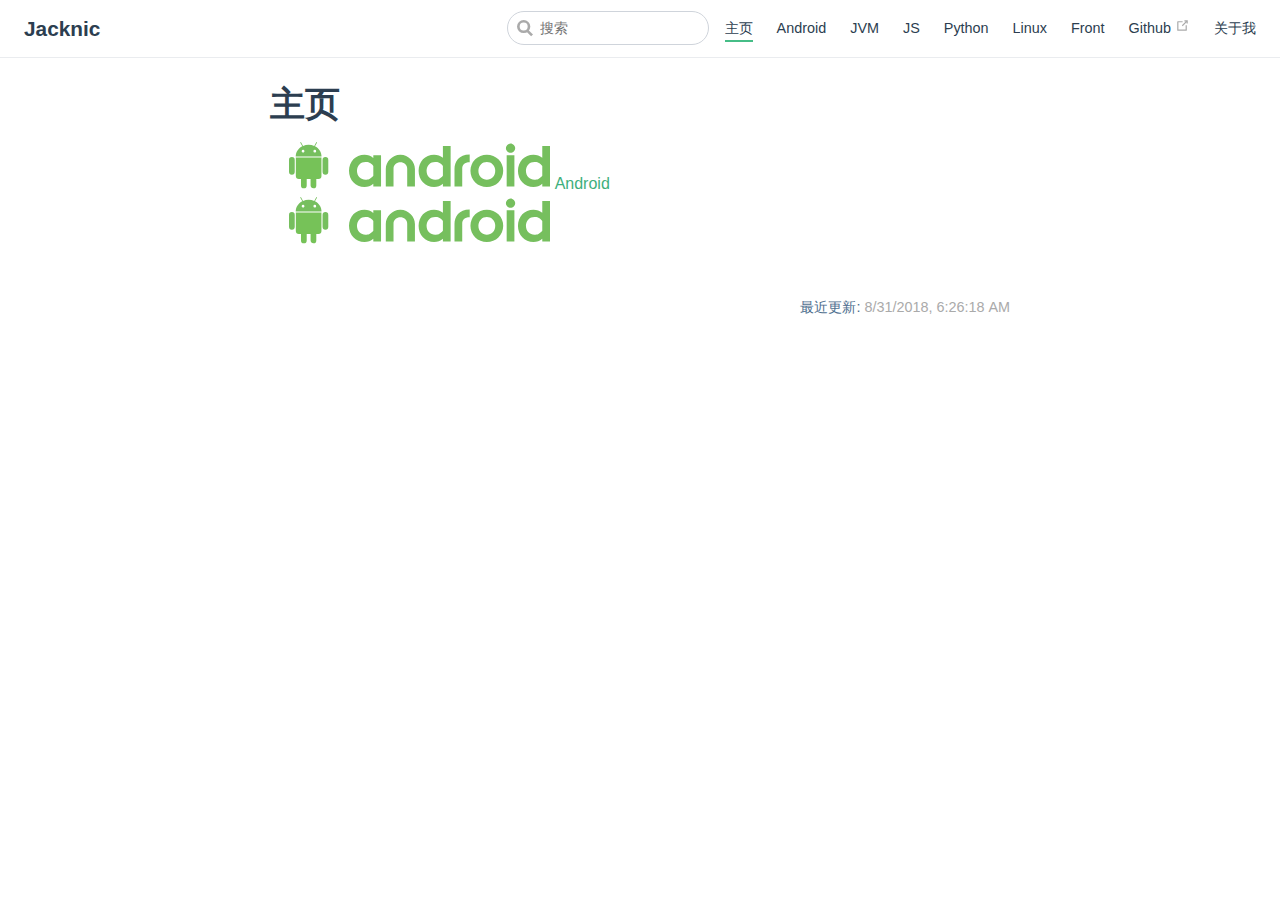
<file: index.html>
<!DOCTYPE html>
<html lang="en-US">
  <head>
    <meta charset="utf-8">
    <meta name="viewport" content="width=device-width,initial-scale=1">
    <title>主页 | Jacknic</title>
    <meta name="description" content="Jacknic的博客">
    <link rel="icon" href="/img/logo.ico">
  <link rel="manifest" href="/manifest.json">
    
    <link rel="preload" href="/assets/css/0.styles.67280263.css" as="style"><link rel="preload" href="/assets/js/app.bf53e3a5.js" as="script"><link rel="preload" href="/assets/js/4.45f704aa.js" as="script"><link rel="prefetch" href="/assets/js/10.69c691a1.js"><link rel="prefetch" href="/assets/js/11.82513ed7.js"><link rel="prefetch" href="/assets/js/2.e75b05b6.js"><link rel="prefetch" href="/assets/js/3.c3ded662.js"><link rel="prefetch" href="/assets/js/5.962ff744.js"><link rel="prefetch" href="/assets/js/6.9bdaa217.js"><link rel="prefetch" href="/assets/js/7.0275bf00.js"><link rel="prefetch" href="/assets/js/8.493d7e8e.js"><link rel="prefetch" href="/assets/js/9.fb853249.js">
    <link rel="stylesheet" href="/assets/css/0.styles.67280263.css">
  </head>
  <body>
    <div id="app" data-server-rendered="true"><div class="theme-container no-sidebar"><header class="navbar"><div class="sidebar-button"><svg xmlns="http://www.w3.org/2000/svg" aria-hidden="true" role="img" viewBox="0 0 448 512" class="icon"><path fill="currentColor" d="M436 124H12c-6.627 0-12-5.373-12-12V80c0-6.627 5.373-12 12-12h424c6.627 0 12 5.373 12 12v32c0 6.627-5.373 12-12 12zm0 160H12c-6.627 0-12-5.373-12-12v-32c0-6.627 5.373-12 12-12h424c6.627 0 12 5.373 12 12v32c0 6.627-5.373 12-12 12zm0 160H12c-6.627 0-12-5.373-12-12v-32c0-6.627 5.373-12 12-12h424c6.627 0 12 5.373 12 12v32c0 6.627-5.373 12-12 12z"></path></svg></div> <a href="/" class="home-link router-link-exact-active router-link-active"><!----> <span class="site-name">Jacknic</span></a> <div class="links" style="max-width:nullpx;"><div class="search-box"><input aria-label="Search" autocomplete="off" spellcheck="false" placeholder="搜索" value=""> <!----></div> <nav class="nav-links can-hide"><div class="nav-item"><a href="/" class="nav-link router-link-exact-active router-link-active">主页</a></div><div class="nav-item"><a href="/Android/" class="nav-link">Android</a></div><div class="nav-item"><a href="/JVM/" class="nav-link">JVM</a></div><div class="nav-item"><a href="/JS/" class="nav-link">JS</a></div><div class="nav-item"><a href="/Python/" class="nav-link">Python</a></div><div class="nav-item"><a href="/Linux/" class="nav-link">Linux</a></div><div class="nav-item"><a href="/Front/" class="nav-link">Front</a></div><div class="nav-item"><a href="https://github.com/Jacknic" target="_blank" rel="noopener noreferrer" class="nav-link external">
  Github
  <svg xmlns="http://www.w3.org/2000/svg" aria-hidden="true" x="0px" y="0px" viewBox="0 0 100 100" width="15" height="15" class="icon outbound"><path fill="currentColor" d="M18.8,85.1h56l0,0c2.2,0,4-1.8,4-4v-32h-8v28h-48v-48h28v-8h-32l0,0c-2.2,0-4,1.8-4,4v56C14.8,83.3,16.6,85.1,18.8,85.1z"></path> <polygon fill="currentColor" points="45.7,48.7 51.3,54.3 77.2,28.5 77.2,37.2 85.2,37.2 85.2,14.9 62.8,14.9 62.8,22.9 71.5,22.9"></polygon></svg></a></div><div class="nav-item"><a href="/about.html" class="nav-link">关于我</a></div> <!----></nav></div></header> <div class="sidebar-mask"></div> <div class="sidebar"><nav class="nav-links"><div class="nav-item"><a href="/" class="nav-link router-link-exact-active router-link-active">主页</a></div><div class="nav-item"><a href="/Android/" class="nav-link">Android</a></div><div class="nav-item"><a href="/JVM/" class="nav-link">JVM</a></div><div class="nav-item"><a href="/JS/" class="nav-link">JS</a></div><div class="nav-item"><a href="/Python/" class="nav-link">Python</a></div><div class="nav-item"><a href="/Linux/" class="nav-link">Linux</a></div><div class="nav-item"><a href="/Front/" class="nav-link">Front</a></div><div class="nav-item"><a href="https://github.com/Jacknic" target="_blank" rel="noopener noreferrer" class="nav-link external">
  Github
  <svg xmlns="http://www.w3.org/2000/svg" aria-hidden="true" x="0px" y="0px" viewBox="0 0 100 100" width="15" height="15" class="icon outbound"><path fill="currentColor" d="M18.8,85.1h56l0,0c2.2,0,4-1.8,4-4v-32h-8v28h-48v-48h28v-8h-32l0,0c-2.2,0-4,1.8-4,4v56C14.8,83.3,16.6,85.1,18.8,85.1z"></path> <polygon fill="currentColor" points="45.7,48.7 51.3,54.3 77.2,28.5 77.2,37.2 85.2,37.2 85.2,14.9 62.8,14.9 62.8,22.9 71.5,22.9"></polygon></svg></a></div><div class="nav-item"><a href="/about.html" class="nav-link">关于我</a></div> <!----></nav>  <ul class="sidebar-links"><li><a href="/" class="active sidebar-link">主页</a></li></ul> </div> <div class="page"> <div class="content"><h1 id="主页"><a href="#主页" aria-hidden="true" class="header-anchor">#</a> 主页</h1> <ul><li><p><img src="/assets/img/logo.f49d14d0.svg" alt="Android"> <a href="/Android/">Android</a></p></li> <li><p><img src="/assets/img/logo.f49d14d0.svg" alt="JS"></p></li></ul></div> <div class="page-edit"><!----> <div class="last-updated"><span class="prefix">最近更新: </span> <span class="time">2018-8-31 06:26:18</span></div></div> <!----> </div> <!----></div></div>
    <script src="/assets/js/app.bf53e3a5.js" defer></script><script src="/assets/js/4.45f704aa.js" defer></script>
  </body>
</html>
</file>
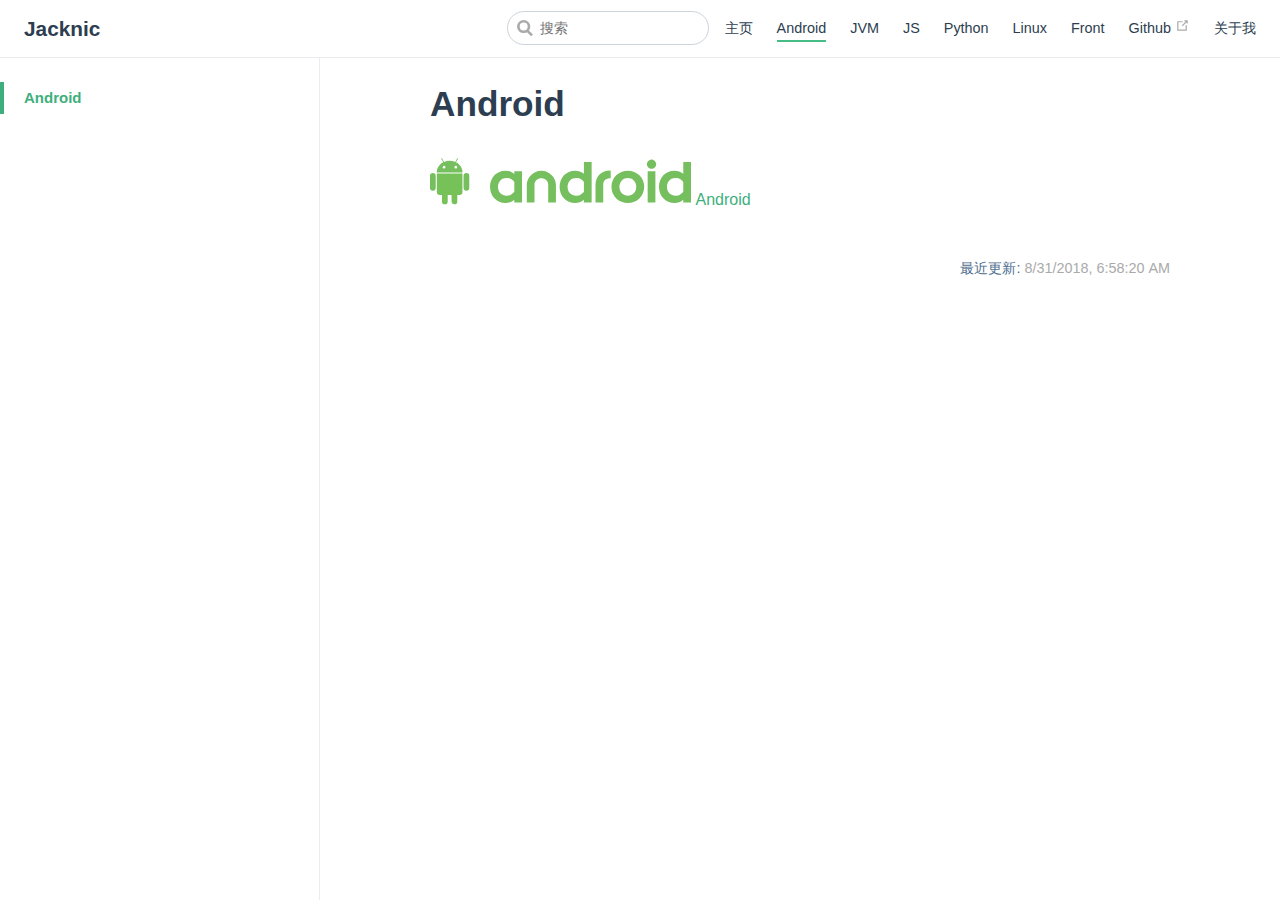
<file: Android/index.html>
<!DOCTYPE html>
<html lang="en-US">
  <head>
    <meta charset="utf-8">
    <meta name="viewport" content="width=device-width,initial-scale=1">
    <title>Android | Jacknic</title>
    <meta name="description" content="Jacknic的博客">
    <link rel="icon" href="/img/logo.ico">
  <link rel="manifest" href="/manifest.json">
    
    <link rel="preload" href="/assets/css/0.styles.67280263.css" as="style"><link rel="preload" href="/assets/js/app.bf53e3a5.js" as="script"><link rel="preload" href="/assets/js/3.c3ded662.js" as="script"><link rel="prefetch" href="/assets/js/10.69c691a1.js"><link rel="prefetch" href="/assets/js/11.82513ed7.js"><link rel="prefetch" href="/assets/js/2.e75b05b6.js"><link rel="prefetch" href="/assets/js/4.45f704aa.js"><link rel="prefetch" href="/assets/js/5.962ff744.js"><link rel="prefetch" href="/assets/js/6.9bdaa217.js"><link rel="prefetch" href="/assets/js/7.0275bf00.js"><link rel="prefetch" href="/assets/js/8.493d7e8e.js"><link rel="prefetch" href="/assets/js/9.fb853249.js">
    <link rel="stylesheet" href="/assets/css/0.styles.67280263.css">
  </head>
  <body>
    <div id="app" data-server-rendered="true"><div class="theme-container"><header class="navbar"><div class="sidebar-button"><svg xmlns="http://www.w3.org/2000/svg" aria-hidden="true" role="img" viewBox="0 0 448 512" class="icon"><path fill="currentColor" d="M436 124H12c-6.627 0-12-5.373-12-12V80c0-6.627 5.373-12 12-12h424c6.627 0 12 5.373 12 12v32c0 6.627-5.373 12-12 12zm0 160H12c-6.627 0-12-5.373-12-12v-32c0-6.627 5.373-12 12-12h424c6.627 0 12 5.373 12 12v32c0 6.627-5.373 12-12 12zm0 160H12c-6.627 0-12-5.373-12-12v-32c0-6.627 5.373-12 12-12h424c6.627 0 12 5.373 12 12v32c0 6.627-5.373 12-12 12z"></path></svg></div> <a href="/" class="home-link router-link-active"><!----> <span class="site-name">Jacknic</span></a> <div class="links" style="max-width:nullpx;"><div class="search-box"><input aria-label="Search" autocomplete="off" spellcheck="false" placeholder="搜索" value=""> <!----></div> <nav class="nav-links can-hide"><div class="nav-item"><a href="/" class="nav-link">主页</a></div><div class="nav-item"><a href="/Android/" class="nav-link router-link-exact-active router-link-active">Android</a></div><div class="nav-item"><a href="/JVM/" class="nav-link">JVM</a></div><div class="nav-item"><a href="/JS/" class="nav-link">JS</a></div><div class="nav-item"><a href="/Python/" class="nav-link">Python</a></div><div class="nav-item"><a href="/Linux/" class="nav-link">Linux</a></div><div class="nav-item"><a href="/Front/" class="nav-link">Front</a></div><div class="nav-item"><a href="https://github.com/Jacknic" target="_blank" rel="noopener noreferrer" class="nav-link external">
  Github
  <svg xmlns="http://www.w3.org/2000/svg" aria-hidden="true" x="0px" y="0px" viewBox="0 0 100 100" width="15" height="15" class="icon outbound"><path fill="currentColor" d="M18.8,85.1h56l0,0c2.2,0,4-1.8,4-4v-32h-8v28h-48v-48h28v-8h-32l0,0c-2.2,0-4,1.8-4,4v56C14.8,83.3,16.6,85.1,18.8,85.1z"></path> <polygon fill="currentColor" points="45.7,48.7 51.3,54.3 77.2,28.5 77.2,37.2 85.2,37.2 85.2,14.9 62.8,14.9 62.8,22.9 71.5,22.9"></polygon></svg></a></div><div class="nav-item"><a href="/about.html" class="nav-link">关于我</a></div> <!----></nav></div></header> <div class="sidebar-mask"></div> <div class="sidebar"><nav class="nav-links"><div class="nav-item"><a href="/" class="nav-link">主页</a></div><div class="nav-item"><a href="/Android/" class="nav-link router-link-exact-active router-link-active">Android</a></div><div class="nav-item"><a href="/JVM/" class="nav-link">JVM</a></div><div class="nav-item"><a href="/JS/" class="nav-link">JS</a></div><div class="nav-item"><a href="/Python/" class="nav-link">Python</a></div><div class="nav-item"><a href="/Linux/" class="nav-link">Linux</a></div><div class="nav-item"><a href="/Front/" class="nav-link">Front</a></div><div class="nav-item"><a href="https://github.com/Jacknic" target="_blank" rel="noopener noreferrer" class="nav-link external">
  Github
  <svg xmlns="http://www.w3.org/2000/svg" aria-hidden="true" x="0px" y="0px" viewBox="0 0 100 100" width="15" height="15" class="icon outbound"><path fill="currentColor" d="M18.8,85.1h56l0,0c2.2,0,4-1.8,4-4v-32h-8v28h-48v-48h28v-8h-32l0,0c-2.2,0-4,1.8-4,4v56C14.8,83.3,16.6,85.1,18.8,85.1z"></path> <polygon fill="currentColor" points="45.7,48.7 51.3,54.3 77.2,28.5 77.2,37.2 85.2,37.2 85.2,14.9 62.8,14.9 62.8,22.9 71.5,22.9"></polygon></svg></a></div><div class="nav-item"><a href="/about.html" class="nav-link">关于我</a></div> <!----></nav>  <ul class="sidebar-links"><li><a href="/Android/" class="active sidebar-link">Android</a></li></ul> </div> <div class="page"> <div class="content"><h1 id="android"><a href="#android" aria-hidden="true" class="header-anchor">#</a> Android</h1> <p><img src="/assets/img/logo.f49d14d0.svg" alt="Android2"> <a href="/Android/" class="router-link-exact-active router-link-active">Android</a></p></div> <div class="page-edit"><!----> <div class="last-updated"><span class="prefix">最近更新: </span> <span class="time">2018-8-31 06:58:20</span></div></div> <!----> </div> <!----></div></div>
    <script src="/assets/js/app.bf53e3a5.js" defer></script><script src="/assets/js/3.c3ded662.js" defer></script>
  </body>
</html>
</file>
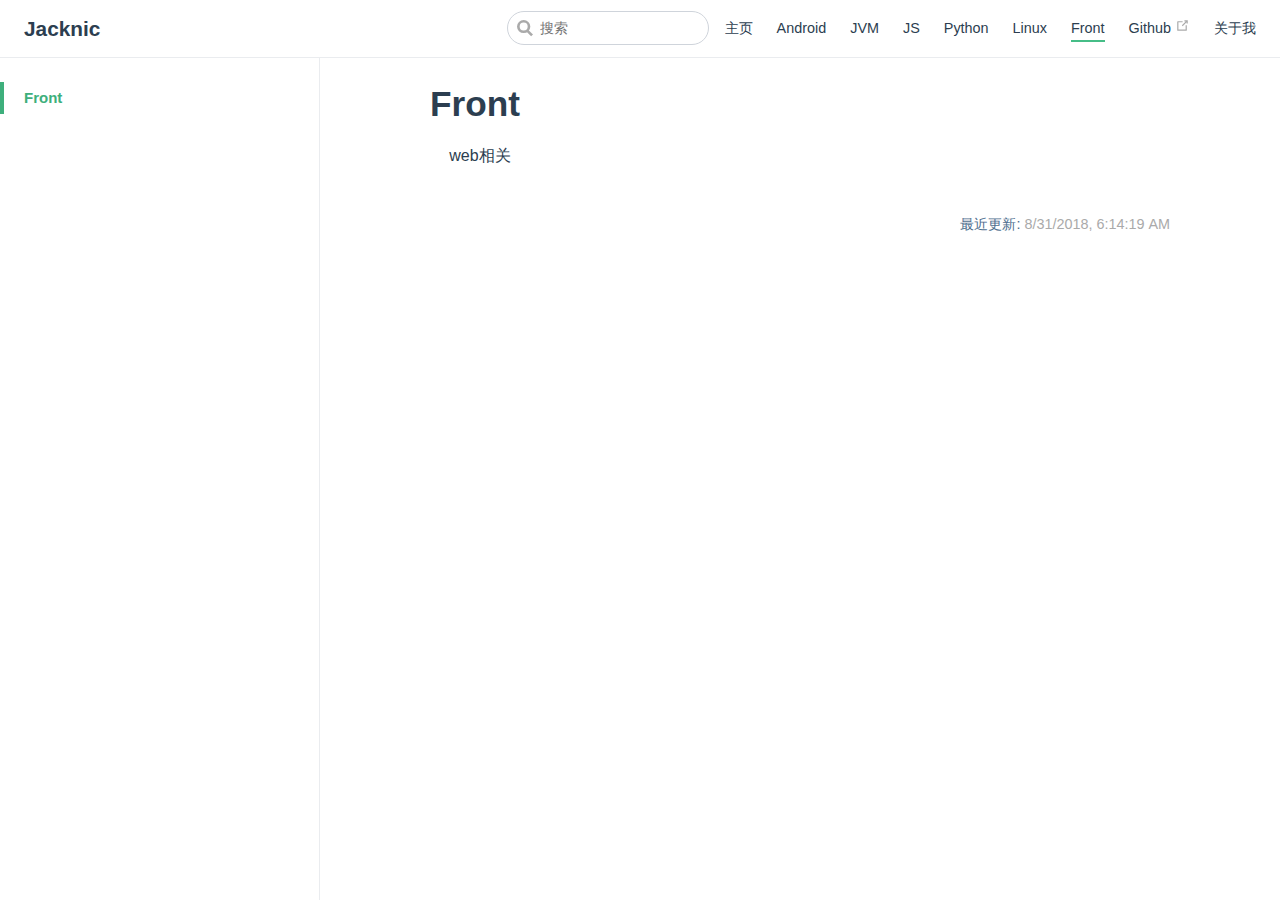
<file: Front/index.html>
<!DOCTYPE html>
<html lang="en-US">
  <head>
    <meta charset="utf-8">
    <meta name="viewport" content="width=device-width,initial-scale=1">
    <title>Front | Jacknic</title>
    <meta name="description" content="Jacknic的博客">
    <link rel="icon" href="/img/logo.ico">
  <link rel="manifest" href="/manifest.json">
    
    <link rel="preload" href="/assets/css/0.styles.67280263.css" as="style"><link rel="preload" href="/assets/js/app.bf53e3a5.js" as="script"><link rel="preload" href="/assets/js/5.962ff744.js" as="script"><link rel="prefetch" href="/assets/js/10.69c691a1.js"><link rel="prefetch" href="/assets/js/11.82513ed7.js"><link rel="prefetch" href="/assets/js/2.e75b05b6.js"><link rel="prefetch" href="/assets/js/3.c3ded662.js"><link rel="prefetch" href="/assets/js/4.45f704aa.js"><link rel="prefetch" href="/assets/js/6.9bdaa217.js"><link rel="prefetch" href="/assets/js/7.0275bf00.js"><link rel="prefetch" href="/assets/js/8.493d7e8e.js"><link rel="prefetch" href="/assets/js/9.fb853249.js">
    <link rel="stylesheet" href="/assets/css/0.styles.67280263.css">
  </head>
  <body>
    <div id="app" data-server-rendered="true"><div class="theme-container"><header class="navbar"><div class="sidebar-button"><svg xmlns="http://www.w3.org/2000/svg" aria-hidden="true" role="img" viewBox="0 0 448 512" class="icon"><path fill="currentColor" d="M436 124H12c-6.627 0-12-5.373-12-12V80c0-6.627 5.373-12 12-12h424c6.627 0 12 5.373 12 12v32c0 6.627-5.373 12-12 12zm0 160H12c-6.627 0-12-5.373-12-12v-32c0-6.627 5.373-12 12-12h424c6.627 0 12 5.373 12 12v32c0 6.627-5.373 12-12 12zm0 160H12c-6.627 0-12-5.373-12-12v-32c0-6.627 5.373-12 12-12h424c6.627 0 12 5.373 12 12v32c0 6.627-5.373 12-12 12z"></path></svg></div> <a href="/" class="home-link router-link-active"><!----> <span class="site-name">Jacknic</span></a> <div class="links" style="max-width:nullpx;"><div class="search-box"><input aria-label="Search" autocomplete="off" spellcheck="false" placeholder="搜索" value=""> <!----></div> <nav class="nav-links can-hide"><div class="nav-item"><a href="/" class="nav-link">主页</a></div><div class="nav-item"><a href="/Android/" class="nav-link">Android</a></div><div class="nav-item"><a href="/JVM/" class="nav-link">JVM</a></div><div class="nav-item"><a href="/JS/" class="nav-link">JS</a></div><div class="nav-item"><a href="/Python/" class="nav-link">Python</a></div><div class="nav-item"><a href="/Linux/" class="nav-link">Linux</a></div><div class="nav-item"><a href="/Front/" class="nav-link router-link-exact-active router-link-active">Front</a></div><div class="nav-item"><a href="https://github.com/Jacknic" target="_blank" rel="noopener noreferrer" class="nav-link external">
  Github
  <svg xmlns="http://www.w3.org/2000/svg" aria-hidden="true" x="0px" y="0px" viewBox="0 0 100 100" width="15" height="15" class="icon outbound"><path fill="currentColor" d="M18.8,85.1h56l0,0c2.2,0,4-1.8,4-4v-32h-8v28h-48v-48h28v-8h-32l0,0c-2.2,0-4,1.8-4,4v56C14.8,83.3,16.6,85.1,18.8,85.1z"></path> <polygon fill="currentColor" points="45.7,48.7 51.3,54.3 77.2,28.5 77.2,37.2 85.2,37.2 85.2,14.9 62.8,14.9 62.8,22.9 71.5,22.9"></polygon></svg></a></div><div class="nav-item"><a href="/about.html" class="nav-link">关于我</a></div> <!----></nav></div></header> <div class="sidebar-mask"></div> <div class="sidebar"><nav class="nav-links"><div class="nav-item"><a href="/" class="nav-link">主页</a></div><div class="nav-item"><a href="/Android/" class="nav-link">Android</a></div><div class="nav-item"><a href="/JVM/" class="nav-link">JVM</a></div><div class="nav-item"><a href="/JS/" class="nav-link">JS</a></div><div class="nav-item"><a href="/Python/" class="nav-link">Python</a></div><div class="nav-item"><a href="/Linux/" class="nav-link">Linux</a></div><div class="nav-item"><a href="/Front/" class="nav-link router-link-exact-active router-link-active">Front</a></div><div class="nav-item"><a href="https://github.com/Jacknic" target="_blank" rel="noopener noreferrer" class="nav-link external">
  Github
  <svg xmlns="http://www.w3.org/2000/svg" aria-hidden="true" x="0px" y="0px" viewBox="0 0 100 100" width="15" height="15" class="icon outbound"><path fill="currentColor" d="M18.8,85.1h56l0,0c2.2,0,4-1.8,4-4v-32h-8v28h-48v-48h28v-8h-32l0,0c-2.2,0-4,1.8-4,4v56C14.8,83.3,16.6,85.1,18.8,85.1z"></path> <polygon fill="currentColor" points="45.7,48.7 51.3,54.3 77.2,28.5 77.2,37.2 85.2,37.2 85.2,14.9 62.8,14.9 62.8,22.9 71.5,22.9"></polygon></svg></a></div><div class="nav-item"><a href="/about.html" class="nav-link">关于我</a></div> <!----></nav>  <ul class="sidebar-links"><li><a href="/Front/" class="active sidebar-link">Front</a></li></ul> </div> <div class="page"> <div class="content"><h1 id="front"><a href="#front" aria-hidden="true" class="header-anchor">#</a> Front</h1> <ul><li>web相关</li></ul></div> <div class="page-edit"><!----> <div class="last-updated"><span class="prefix">最近更新: </span> <span class="time">2018-8-31 06:14:19</span></div></div> <!----> </div> <!----></div></div>
    <script src="/assets/js/app.bf53e3a5.js" defer></script><script src="/assets/js/5.962ff744.js" defer></script>
  </body>
</html>
</file>
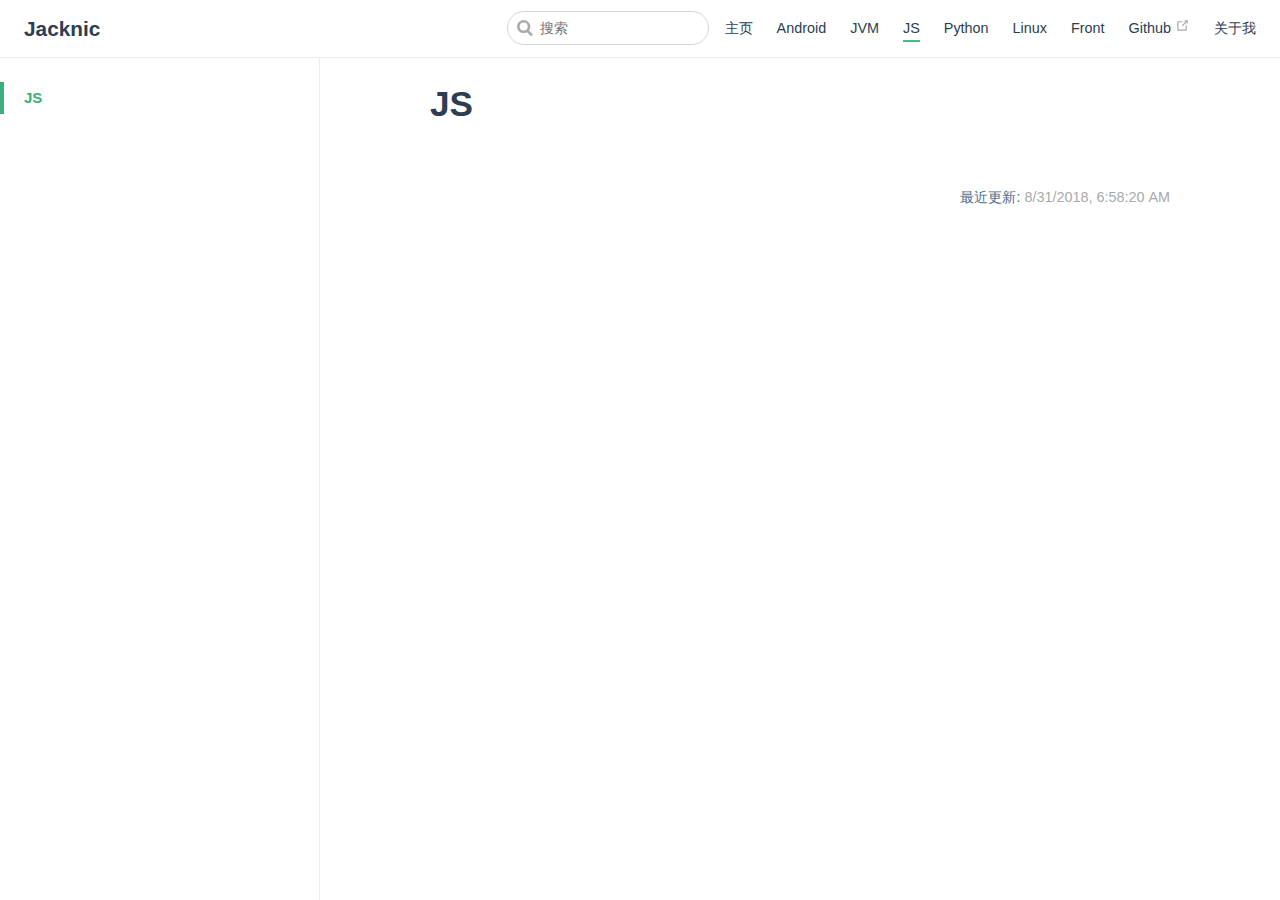
<file: JS/index.html>
<!DOCTYPE html>
<html lang="en-US">
  <head>
    <meta charset="utf-8">
    <meta name="viewport" content="width=device-width,initial-scale=1">
    <title>JS | Jacknic</title>
    <meta name="description" content="Jacknic的博客">
    <link rel="icon" href="/img/logo.ico">
  <link rel="manifest" href="/manifest.json">
    
    <link rel="preload" href="/assets/css/0.styles.67280263.css" as="style"><link rel="preload" href="/assets/js/app.bf53e3a5.js" as="script"><link rel="preload" href="/assets/js/6.9bdaa217.js" as="script"><link rel="prefetch" href="/assets/js/10.69c691a1.js"><link rel="prefetch" href="/assets/js/11.82513ed7.js"><link rel="prefetch" href="/assets/js/2.e75b05b6.js"><link rel="prefetch" href="/assets/js/3.c3ded662.js"><link rel="prefetch" href="/assets/js/4.45f704aa.js"><link rel="prefetch" href="/assets/js/5.962ff744.js"><link rel="prefetch" href="/assets/js/7.0275bf00.js"><link rel="prefetch" href="/assets/js/8.493d7e8e.js"><link rel="prefetch" href="/assets/js/9.fb853249.js">
    <link rel="stylesheet" href="/assets/css/0.styles.67280263.css">
  </head>
  <body>
    <div id="app" data-server-rendered="true"><div class="theme-container"><header class="navbar"><div class="sidebar-button"><svg xmlns="http://www.w3.org/2000/svg" aria-hidden="true" role="img" viewBox="0 0 448 512" class="icon"><path fill="currentColor" d="M436 124H12c-6.627 0-12-5.373-12-12V80c0-6.627 5.373-12 12-12h424c6.627 0 12 5.373 12 12v32c0 6.627-5.373 12-12 12zm0 160H12c-6.627 0-12-5.373-12-12v-32c0-6.627 5.373-12 12-12h424c6.627 0 12 5.373 12 12v32c0 6.627-5.373 12-12 12zm0 160H12c-6.627 0-12-5.373-12-12v-32c0-6.627 5.373-12 12-12h424c6.627 0 12 5.373 12 12v32c0 6.627-5.373 12-12 12z"></path></svg></div> <a href="/" class="home-link router-link-active"><!----> <span class="site-name">Jacknic</span></a> <div class="links" style="max-width:nullpx;"><div class="search-box"><input aria-label="Search" autocomplete="off" spellcheck="false" placeholder="搜索" value=""> <!----></div> <nav class="nav-links can-hide"><div class="nav-item"><a href="/" class="nav-link">主页</a></div><div class="nav-item"><a href="/Android/" class="nav-link">Android</a></div><div class="nav-item"><a href="/JVM/" class="nav-link">JVM</a></div><div class="nav-item"><a href="/JS/" class="nav-link router-link-exact-active router-link-active">JS</a></div><div class="nav-item"><a href="/Python/" class="nav-link">Python</a></div><div class="nav-item"><a href="/Linux/" class="nav-link">Linux</a></div><div class="nav-item"><a href="/Front/" class="nav-link">Front</a></div><div class="nav-item"><a href="https://github.com/Jacknic" target="_blank" rel="noopener noreferrer" class="nav-link external">
  Github
  <svg xmlns="http://www.w3.org/2000/svg" aria-hidden="true" x="0px" y="0px" viewBox="0 0 100 100" width="15" height="15" class="icon outbound"><path fill="currentColor" d="M18.8,85.1h56l0,0c2.2,0,4-1.8,4-4v-32h-8v28h-48v-48h28v-8h-32l0,0c-2.2,0-4,1.8-4,4v56C14.8,83.3,16.6,85.1,18.8,85.1z"></path> <polygon fill="currentColor" points="45.7,48.7 51.3,54.3 77.2,28.5 77.2,37.2 85.2,37.2 85.2,14.9 62.8,14.9 62.8,22.9 71.5,22.9"></polygon></svg></a></div><div class="nav-item"><a href="/about.html" class="nav-link">关于我</a></div> <!----></nav></div></header> <div class="sidebar-mask"></div> <div class="sidebar"><nav class="nav-links"><div class="nav-item"><a href="/" class="nav-link">主页</a></div><div class="nav-item"><a href="/Android/" class="nav-link">Android</a></div><div class="nav-item"><a href="/JVM/" class="nav-link">JVM</a></div><div class="nav-item"><a href="/JS/" class="nav-link router-link-exact-active router-link-active">JS</a></div><div class="nav-item"><a href="/Python/" class="nav-link">Python</a></div><div class="nav-item"><a href="/Linux/" class="nav-link">Linux</a></div><div class="nav-item"><a href="/Front/" class="nav-link">Front</a></div><div class="nav-item"><a href="https://github.com/Jacknic" target="_blank" rel="noopener noreferrer" class="nav-link external">
  Github
  <svg xmlns="http://www.w3.org/2000/svg" aria-hidden="true" x="0px" y="0px" viewBox="0 0 100 100" width="15" height="15" class="icon outbound"><path fill="currentColor" d="M18.8,85.1h56l0,0c2.2,0,4-1.8,4-4v-32h-8v28h-48v-48h28v-8h-32l0,0c-2.2,0-4,1.8-4,4v56C14.8,83.3,16.6,85.1,18.8,85.1z"></path> <polygon fill="currentColor" points="45.7,48.7 51.3,54.3 77.2,28.5 77.2,37.2 85.2,37.2 85.2,14.9 62.8,14.9 62.8,22.9 71.5,22.9"></polygon></svg></a></div><div class="nav-item"><a href="/about.html" class="nav-link">关于我</a></div> <!----></nav>  <ul class="sidebar-links"><li><a href="/JS/" class="active sidebar-link">JS</a></li></ul> </div> <div class="page"> <div class="content"><h1 id="js"><a href="#js" aria-hidden="true" class="header-anchor">#</a> JS</h1></div> <div class="page-edit"><!----> <div class="last-updated"><span class="prefix">最近更新: </span> <span class="time">2018-8-31 06:58:20</span></div></div> <!----> </div> <!----></div></div>
    <script src="/assets/js/app.bf53e3a5.js" defer></script><script src="/assets/js/6.9bdaa217.js" defer></script>
  </body>
</html>
</file>
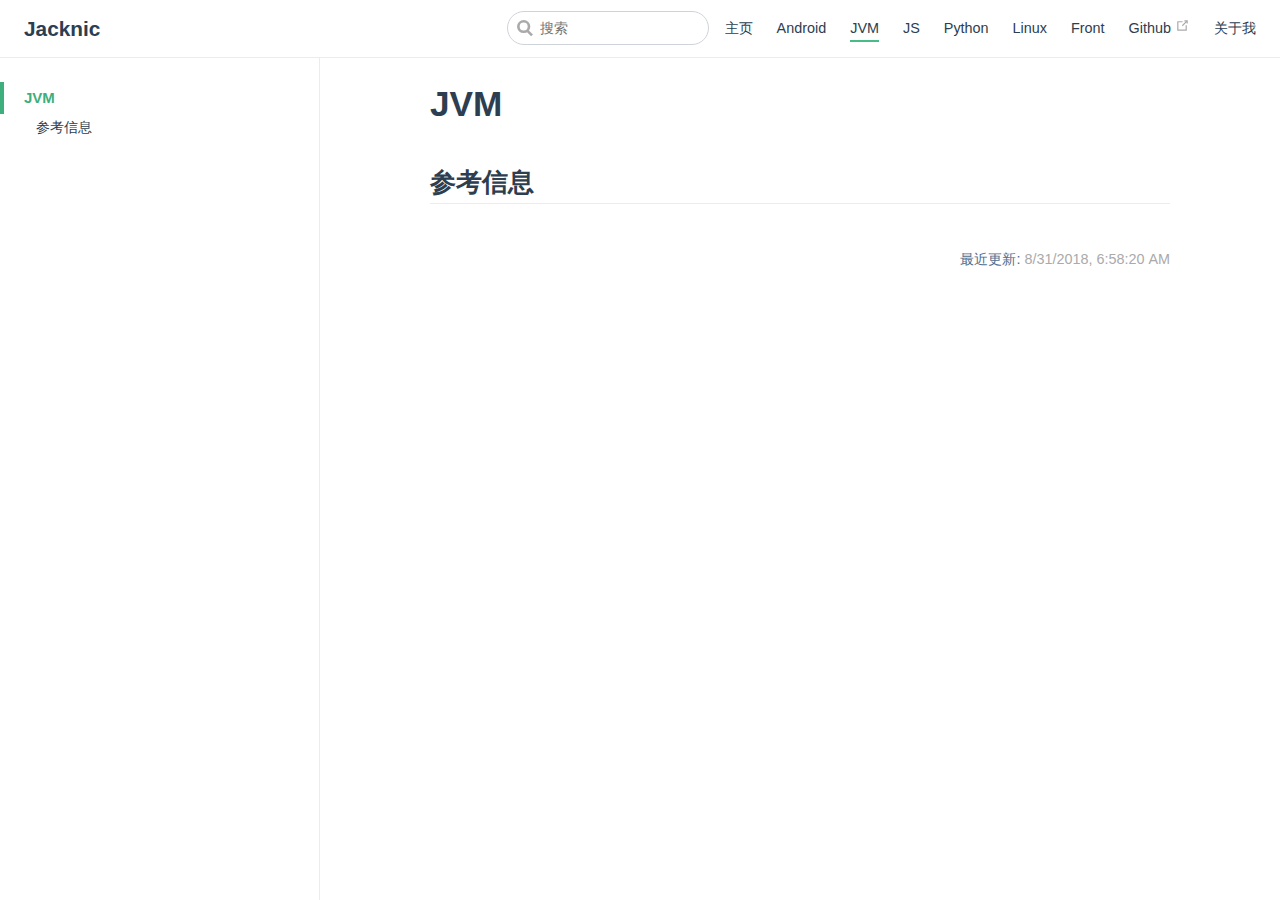
<file: JVM/index.html>
<!DOCTYPE html>
<html lang="en-US">
  <head>
    <meta charset="utf-8">
    <meta name="viewport" content="width=device-width,initial-scale=1">
    <title>JVM | Jacknic</title>
    <meta name="description" content="Jacknic的博客">
    <link rel="icon" href="/img/logo.ico">
  <link rel="manifest" href="/manifest.json">
    
    <link rel="preload" href="/assets/css/0.styles.67280263.css" as="style"><link rel="preload" href="/assets/js/app.bf53e3a5.js" as="script"><link rel="preload" href="/assets/js/7.0275bf00.js" as="script"><link rel="prefetch" href="/assets/js/10.69c691a1.js"><link rel="prefetch" href="/assets/js/11.82513ed7.js"><link rel="prefetch" href="/assets/js/2.e75b05b6.js"><link rel="prefetch" href="/assets/js/3.c3ded662.js"><link rel="prefetch" href="/assets/js/4.45f704aa.js"><link rel="prefetch" href="/assets/js/5.962ff744.js"><link rel="prefetch" href="/assets/js/6.9bdaa217.js"><link rel="prefetch" href="/assets/js/8.493d7e8e.js"><link rel="prefetch" href="/assets/js/9.fb853249.js">
    <link rel="stylesheet" href="/assets/css/0.styles.67280263.css">
  </head>
  <body>
    <div id="app" data-server-rendered="true"><div class="theme-container"><header class="navbar"><div class="sidebar-button"><svg xmlns="http://www.w3.org/2000/svg" aria-hidden="true" role="img" viewBox="0 0 448 512" class="icon"><path fill="currentColor" d="M436 124H12c-6.627 0-12-5.373-12-12V80c0-6.627 5.373-12 12-12h424c6.627 0 12 5.373 12 12v32c0 6.627-5.373 12-12 12zm0 160H12c-6.627 0-12-5.373-12-12v-32c0-6.627 5.373-12 12-12h424c6.627 0 12 5.373 12 12v32c0 6.627-5.373 12-12 12zm0 160H12c-6.627 0-12-5.373-12-12v-32c0-6.627 5.373-12 12-12h424c6.627 0 12 5.373 12 12v32c0 6.627-5.373 12-12 12z"></path></svg></div> <a href="/" class="home-link router-link-active"><!----> <span class="site-name">Jacknic</span></a> <div class="links" style="max-width:nullpx;"><div class="search-box"><input aria-label="Search" autocomplete="off" spellcheck="false" placeholder="搜索" value=""> <!----></div> <nav class="nav-links can-hide"><div class="nav-item"><a href="/" class="nav-link">主页</a></div><div class="nav-item"><a href="/Android/" class="nav-link">Android</a></div><div class="nav-item"><a href="/JVM/" class="nav-link router-link-exact-active router-link-active">JVM</a></div><div class="nav-item"><a href="/JS/" class="nav-link">JS</a></div><div class="nav-item"><a href="/Python/" class="nav-link">Python</a></div><div class="nav-item"><a href="/Linux/" class="nav-link">Linux</a></div><div class="nav-item"><a href="/Front/" class="nav-link">Front</a></div><div class="nav-item"><a href="https://github.com/Jacknic" target="_blank" rel="noopener noreferrer" class="nav-link external">
  Github
  <svg xmlns="http://www.w3.org/2000/svg" aria-hidden="true" x="0px" y="0px" viewBox="0 0 100 100" width="15" height="15" class="icon outbound"><path fill="currentColor" d="M18.8,85.1h56l0,0c2.2,0,4-1.8,4-4v-32h-8v28h-48v-48h28v-8h-32l0,0c-2.2,0-4,1.8-4,4v56C14.8,83.3,16.6,85.1,18.8,85.1z"></path> <polygon fill="currentColor" points="45.7,48.7 51.3,54.3 77.2,28.5 77.2,37.2 85.2,37.2 85.2,14.9 62.8,14.9 62.8,22.9 71.5,22.9"></polygon></svg></a></div><div class="nav-item"><a href="/about.html" class="nav-link">关于我</a></div> <!----></nav></div></header> <div class="sidebar-mask"></div> <div class="sidebar"><nav class="nav-links"><div class="nav-item"><a href="/" class="nav-link">主页</a></div><div class="nav-item"><a href="/Android/" class="nav-link">Android</a></div><div class="nav-item"><a href="/JVM/" class="nav-link router-link-exact-active router-link-active">JVM</a></div><div class="nav-item"><a href="/JS/" class="nav-link">JS</a></div><div class="nav-item"><a href="/Python/" class="nav-link">Python</a></div><div class="nav-item"><a href="/Linux/" class="nav-link">Linux</a></div><div class="nav-item"><a href="/Front/" class="nav-link">Front</a></div><div class="nav-item"><a href="https://github.com/Jacknic" target="_blank" rel="noopener noreferrer" class="nav-link external">
  Github
  <svg xmlns="http://www.w3.org/2000/svg" aria-hidden="true" x="0px" y="0px" viewBox="0 0 100 100" width="15" height="15" class="icon outbound"><path fill="currentColor" d="M18.8,85.1h56l0,0c2.2,0,4-1.8,4-4v-32h-8v28h-48v-48h28v-8h-32l0,0c-2.2,0-4,1.8-4,4v56C14.8,83.3,16.6,85.1,18.8,85.1z"></path> <polygon fill="currentColor" points="45.7,48.7 51.3,54.3 77.2,28.5 77.2,37.2 85.2,37.2 85.2,14.9 62.8,14.9 62.8,22.9 71.5,22.9"></polygon></svg></a></div><div class="nav-item"><a href="/about.html" class="nav-link">关于我</a></div> <!----></nav>  <ul class="sidebar-links"><li><a href="/JVM/" class="active sidebar-link">JVM</a><ul class="sidebar-sub-headers"><li class="sidebar-sub-header"><a href="/JVM/#参考信息" class="sidebar-link">参考信息</a></li></ul></li></ul> </div> <div class="page"> <div class="content"><h1 id="jvm"><a href="#jvm" aria-hidden="true" class="header-anchor">#</a> JVM</h1> <h2 id="参考信息"><a href="#参考信息" aria-hidden="true" class="header-anchor">#</a> 参考信息</h2></div> <div class="page-edit"><!----> <div class="last-updated"><span class="prefix">最近更新: </span> <span class="time">2018-8-31 06:58:20</span></div></div> <!----> </div> <!----></div></div>
    <script src="/assets/js/app.bf53e3a5.js" defer></script><script src="/assets/js/7.0275bf00.js" defer></script>
  </body>
</html>
</file>
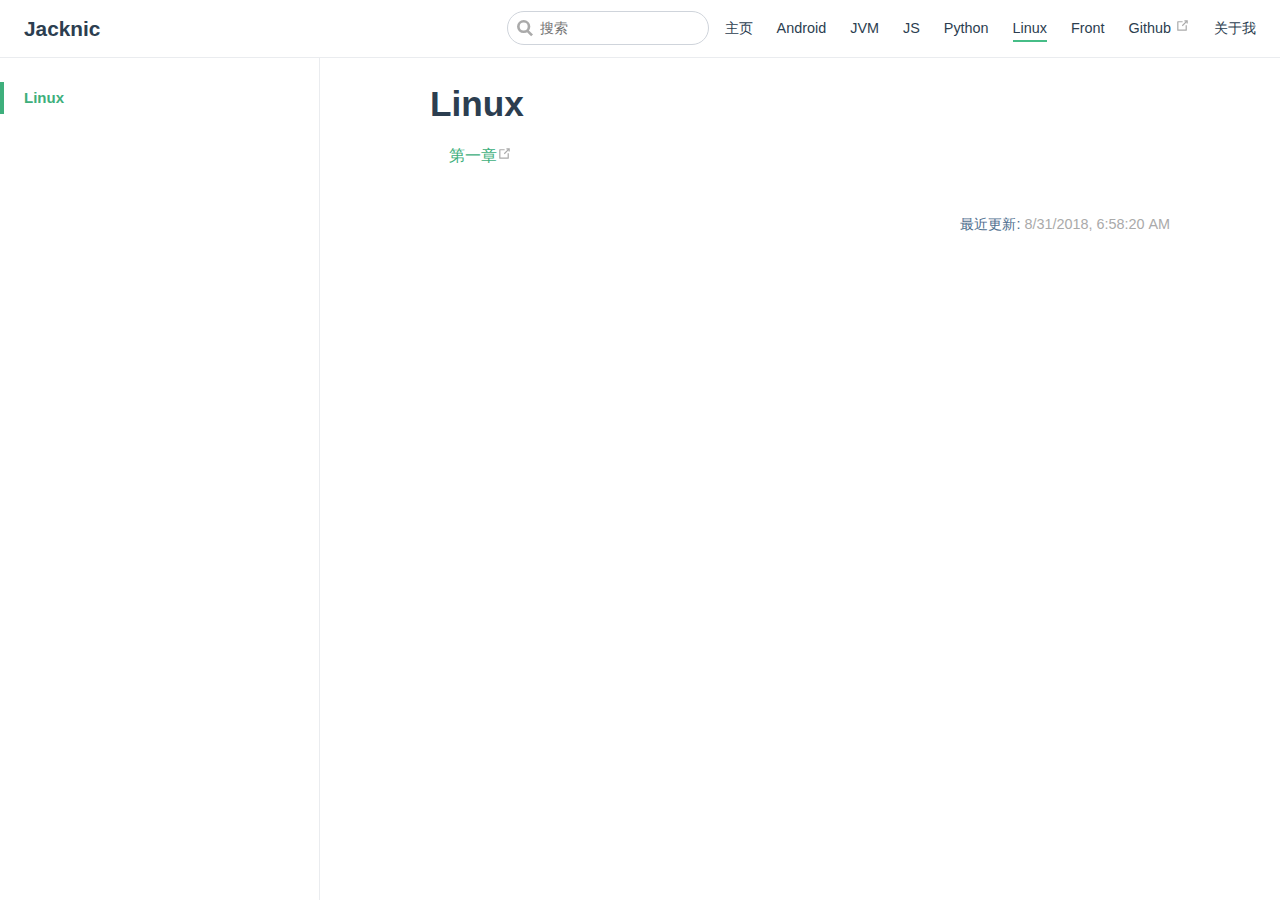
<file: Linux/index.html>
<!DOCTYPE html>
<html lang="en-US">
  <head>
    <meta charset="utf-8">
    <meta name="viewport" content="width=device-width,initial-scale=1">
    <title>Linux | Jacknic</title>
    <meta name="description" content="Jacknic的博客">
    <link rel="icon" href="/img/logo.ico">
  <link rel="manifest" href="/manifest.json">
    
    <link rel="preload" href="/assets/css/0.styles.67280263.css" as="style"><link rel="preload" href="/assets/js/app.bf53e3a5.js" as="script"><link rel="preload" href="/assets/js/8.493d7e8e.js" as="script"><link rel="prefetch" href="/assets/js/10.69c691a1.js"><link rel="prefetch" href="/assets/js/11.82513ed7.js"><link rel="prefetch" href="/assets/js/2.e75b05b6.js"><link rel="prefetch" href="/assets/js/3.c3ded662.js"><link rel="prefetch" href="/assets/js/4.45f704aa.js"><link rel="prefetch" href="/assets/js/5.962ff744.js"><link rel="prefetch" href="/assets/js/6.9bdaa217.js"><link rel="prefetch" href="/assets/js/7.0275bf00.js"><link rel="prefetch" href="/assets/js/9.fb853249.js">
    <link rel="stylesheet" href="/assets/css/0.styles.67280263.css">
  </head>
  <body>
    <div id="app" data-server-rendered="true"><div class="theme-container"><header class="navbar"><div class="sidebar-button"><svg xmlns="http://www.w3.org/2000/svg" aria-hidden="true" role="img" viewBox="0 0 448 512" class="icon"><path fill="currentColor" d="M436 124H12c-6.627 0-12-5.373-12-12V80c0-6.627 5.373-12 12-12h424c6.627 0 12 5.373 12 12v32c0 6.627-5.373 12-12 12zm0 160H12c-6.627 0-12-5.373-12-12v-32c0-6.627 5.373-12 12-12h424c6.627 0 12 5.373 12 12v32c0 6.627-5.373 12-12 12zm0 160H12c-6.627 0-12-5.373-12-12v-32c0-6.627 5.373-12 12-12h424c6.627 0 12 5.373 12 12v32c0 6.627-5.373 12-12 12z"></path></svg></div> <a href="/" class="home-link router-link-active"><!----> <span class="site-name">Jacknic</span></a> <div class="links" style="max-width:nullpx;"><div class="search-box"><input aria-label="Search" autocomplete="off" spellcheck="false" placeholder="搜索" value=""> <!----></div> <nav class="nav-links can-hide"><div class="nav-item"><a href="/" class="nav-link">主页</a></div><div class="nav-item"><a href="/Android/" class="nav-link">Android</a></div><div class="nav-item"><a href="/JVM/" class="nav-link">JVM</a></div><div class="nav-item"><a href="/JS/" class="nav-link">JS</a></div><div class="nav-item"><a href="/Python/" class="nav-link">Python</a></div><div class="nav-item"><a href="/Linux/" class="nav-link router-link-exact-active router-link-active">Linux</a></div><div class="nav-item"><a href="/Front/" class="nav-link">Front</a></div><div class="nav-item"><a href="https://github.com/Jacknic" target="_blank" rel="noopener noreferrer" class="nav-link external">
  Github
  <svg xmlns="http://www.w3.org/2000/svg" aria-hidden="true" x="0px" y="0px" viewBox="0 0 100 100" width="15" height="15" class="icon outbound"><path fill="currentColor" d="M18.8,85.1h56l0,0c2.2,0,4-1.8,4-4v-32h-8v28h-48v-48h28v-8h-32l0,0c-2.2,0-4,1.8-4,4v56C14.8,83.3,16.6,85.1,18.8,85.1z"></path> <polygon fill="currentColor" points="45.7,48.7 51.3,54.3 77.2,28.5 77.2,37.2 85.2,37.2 85.2,14.9 62.8,14.9 62.8,22.9 71.5,22.9"></polygon></svg></a></div><div class="nav-item"><a href="/about.html" class="nav-link">关于我</a></div> <!----></nav></div></header> <div class="sidebar-mask"></div> <div class="sidebar"><nav class="nav-links"><div class="nav-item"><a href="/" class="nav-link">主页</a></div><div class="nav-item"><a href="/Android/" class="nav-link">Android</a></div><div class="nav-item"><a href="/JVM/" class="nav-link">JVM</a></div><div class="nav-item"><a href="/JS/" class="nav-link">JS</a></div><div class="nav-item"><a href="/Python/" class="nav-link">Python</a></div><div class="nav-item"><a href="/Linux/" class="nav-link router-link-exact-active router-link-active">Linux</a></div><div class="nav-item"><a href="/Front/" class="nav-link">Front</a></div><div class="nav-item"><a href="https://github.com/Jacknic" target="_blank" rel="noopener noreferrer" class="nav-link external">
  Github
  <svg xmlns="http://www.w3.org/2000/svg" aria-hidden="true" x="0px" y="0px" viewBox="0 0 100 100" width="15" height="15" class="icon outbound"><path fill="currentColor" d="M18.8,85.1h56l0,0c2.2,0,4-1.8,4-4v-32h-8v28h-48v-48h28v-8h-32l0,0c-2.2,0-4,1.8-4,4v56C14.8,83.3,16.6,85.1,18.8,85.1z"></path> <polygon fill="currentColor" points="45.7,48.7 51.3,54.3 77.2,28.5 77.2,37.2 85.2,37.2 85.2,14.9 62.8,14.9 62.8,22.9 71.5,22.9"></polygon></svg></a></div><div class="nav-item"><a href="/about.html" class="nav-link">关于我</a></div> <!----></nav>  <ul class="sidebar-links"><li><a href="/Linux/" class="active sidebar-link">Linux</a></li></ul> </div> <div class="page"> <div class="content"><h1 id="linux"><a href="#linux" aria-hidden="true" class="header-anchor">#</a> Linux</h1> <ul><li><a href="https://www.baidu.com" target="_blank" rel="noopener noreferrer">第一章<svg xmlns="http://www.w3.org/2000/svg" aria-hidden="true" x="0px" y="0px" viewBox="0 0 100 100" width="15" height="15" class="icon outbound"><path fill="currentColor" d="M18.8,85.1h56l0,0c2.2,0,4-1.8,4-4v-32h-8v28h-48v-48h28v-8h-32l0,0c-2.2,0-4,1.8-4,4v56C14.8,83.3,16.6,85.1,18.8,85.1z"></path> <polygon fill="currentColor" points="45.7,48.7 51.3,54.3 77.2,28.5 77.2,37.2 85.2,37.2 85.2,14.9 62.8,14.9 62.8,22.9 71.5,22.9"></polygon></svg></a></li></ul></div> <div class="page-edit"><!----> <div class="last-updated"><span class="prefix">最近更新: </span> <span class="time">2018-8-31 06:58:20</span></div></div> <!----> </div> <!----></div></div>
    <script src="/assets/js/app.bf53e3a5.js" defer></script><script src="/assets/js/8.493d7e8e.js" defer></script>
  </body>
</html>
</file>
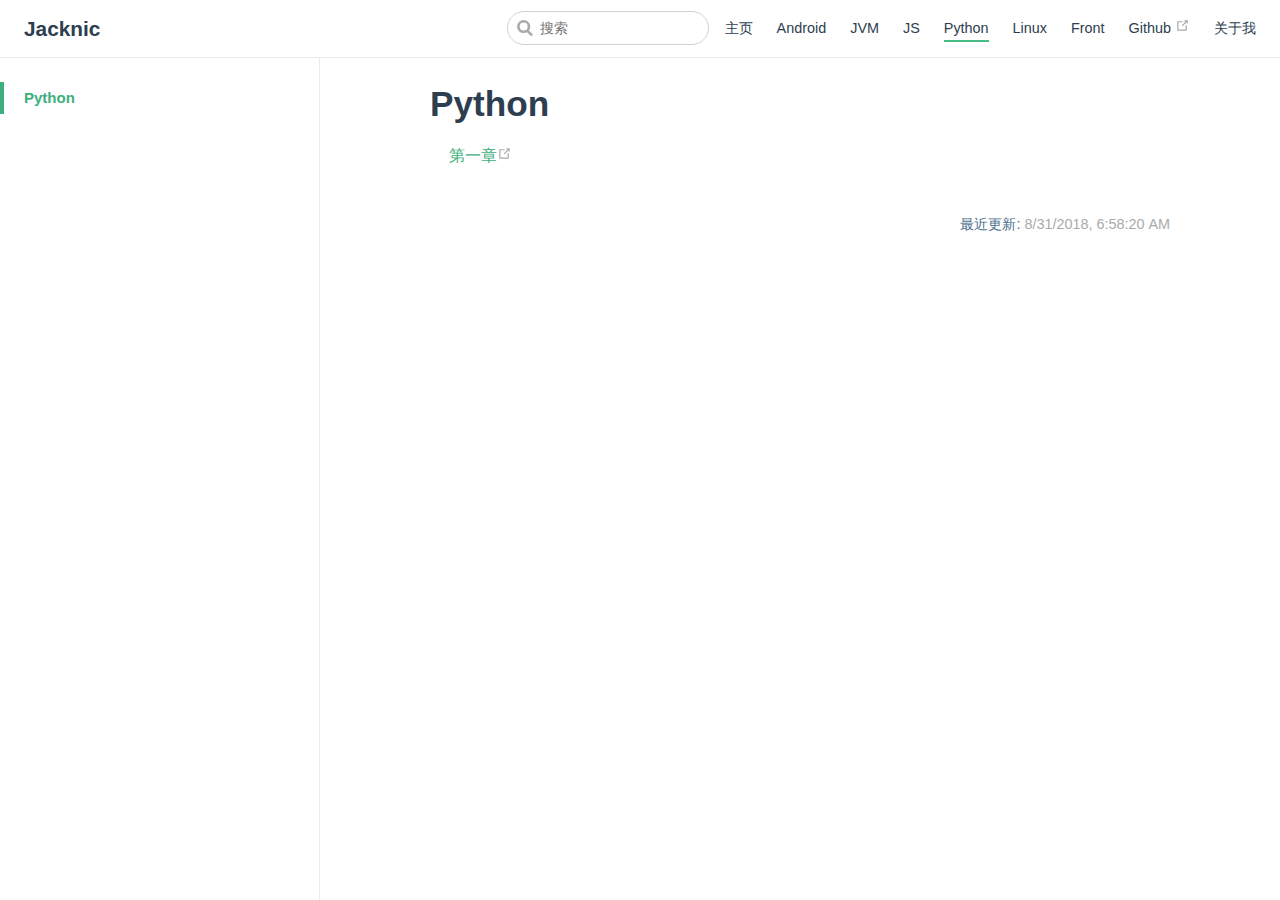
<file: Python/index.html>
<!DOCTYPE html>
<html lang="en-US">
  <head>
    <meta charset="utf-8">
    <meta name="viewport" content="width=device-width,initial-scale=1">
    <title>Python | Jacknic</title>
    <meta name="description" content="Jacknic的博客">
    <link rel="icon" href="/img/logo.ico">
  <link rel="manifest" href="/manifest.json">
    
    <link rel="preload" href="/assets/css/0.styles.67280263.css" as="style"><link rel="preload" href="/assets/js/app.bf53e3a5.js" as="script"><link rel="preload" href="/assets/js/9.fb853249.js" as="script"><link rel="prefetch" href="/assets/js/10.69c691a1.js"><link rel="prefetch" href="/assets/js/11.82513ed7.js"><link rel="prefetch" href="/assets/js/2.e75b05b6.js"><link rel="prefetch" href="/assets/js/3.c3ded662.js"><link rel="prefetch" href="/assets/js/4.45f704aa.js"><link rel="prefetch" href="/assets/js/5.962ff744.js"><link rel="prefetch" href="/assets/js/6.9bdaa217.js"><link rel="prefetch" href="/assets/js/7.0275bf00.js"><link rel="prefetch" href="/assets/js/8.493d7e8e.js">
    <link rel="stylesheet" href="/assets/css/0.styles.67280263.css">
  </head>
  <body>
    <div id="app" data-server-rendered="true"><div class="theme-container"><header class="navbar"><div class="sidebar-button"><svg xmlns="http://www.w3.org/2000/svg" aria-hidden="true" role="img" viewBox="0 0 448 512" class="icon"><path fill="currentColor" d="M436 124H12c-6.627 0-12-5.373-12-12V80c0-6.627 5.373-12 12-12h424c6.627 0 12 5.373 12 12v32c0 6.627-5.373 12-12 12zm0 160H12c-6.627 0-12-5.373-12-12v-32c0-6.627 5.373-12 12-12h424c6.627 0 12 5.373 12 12v32c0 6.627-5.373 12-12 12zm0 160H12c-6.627 0-12-5.373-12-12v-32c0-6.627 5.373-12 12-12h424c6.627 0 12 5.373 12 12v32c0 6.627-5.373 12-12 12z"></path></svg></div> <a href="/" class="home-link router-link-active"><!----> <span class="site-name">Jacknic</span></a> <div class="links" style="max-width:nullpx;"><div class="search-box"><input aria-label="Search" autocomplete="off" spellcheck="false" placeholder="搜索" value=""> <!----></div> <nav class="nav-links can-hide"><div class="nav-item"><a href="/" class="nav-link">主页</a></div><div class="nav-item"><a href="/Android/" class="nav-link">Android</a></div><div class="nav-item"><a href="/JVM/" class="nav-link">JVM</a></div><div class="nav-item"><a href="/JS/" class="nav-link">JS</a></div><div class="nav-item"><a href="/Python/" class="nav-link router-link-exact-active router-link-active">Python</a></div><div class="nav-item"><a href="/Linux/" class="nav-link">Linux</a></div><div class="nav-item"><a href="/Front/" class="nav-link">Front</a></div><div class="nav-item"><a href="https://github.com/Jacknic" target="_blank" rel="noopener noreferrer" class="nav-link external">
  Github
  <svg xmlns="http://www.w3.org/2000/svg" aria-hidden="true" x="0px" y="0px" viewBox="0 0 100 100" width="15" height="15" class="icon outbound"><path fill="currentColor" d="M18.8,85.1h56l0,0c2.2,0,4-1.8,4-4v-32h-8v28h-48v-48h28v-8h-32l0,0c-2.2,0-4,1.8-4,4v56C14.8,83.3,16.6,85.1,18.8,85.1z"></path> <polygon fill="currentColor" points="45.7,48.7 51.3,54.3 77.2,28.5 77.2,37.2 85.2,37.2 85.2,14.9 62.8,14.9 62.8,22.9 71.5,22.9"></polygon></svg></a></div><div class="nav-item"><a href="/about.html" class="nav-link">关于我</a></div> <!----></nav></div></header> <div class="sidebar-mask"></div> <div class="sidebar"><nav class="nav-links"><div class="nav-item"><a href="/" class="nav-link">主页</a></div><div class="nav-item"><a href="/Android/" class="nav-link">Android</a></div><div class="nav-item"><a href="/JVM/" class="nav-link">JVM</a></div><div class="nav-item"><a href="/JS/" class="nav-link">JS</a></div><div class="nav-item"><a href="/Python/" class="nav-link router-link-exact-active router-link-active">Python</a></div><div class="nav-item"><a href="/Linux/" class="nav-link">Linux</a></div><div class="nav-item"><a href="/Front/" class="nav-link">Front</a></div><div class="nav-item"><a href="https://github.com/Jacknic" target="_blank" rel="noopener noreferrer" class="nav-link external">
  Github
  <svg xmlns="http://www.w3.org/2000/svg" aria-hidden="true" x="0px" y="0px" viewBox="0 0 100 100" width="15" height="15" class="icon outbound"><path fill="currentColor" d="M18.8,85.1h56l0,0c2.2,0,4-1.8,4-4v-32h-8v28h-48v-48h28v-8h-32l0,0c-2.2,0-4,1.8-4,4v56C14.8,83.3,16.6,85.1,18.8,85.1z"></path> <polygon fill="currentColor" points="45.7,48.7 51.3,54.3 77.2,28.5 77.2,37.2 85.2,37.2 85.2,14.9 62.8,14.9 62.8,22.9 71.5,22.9"></polygon></svg></a></div><div class="nav-item"><a href="/about.html" class="nav-link">关于我</a></div> <!----></nav>  <ul class="sidebar-links"><li><a href="/Python/" class="active sidebar-link">Python</a></li></ul> </div> <div class="page"> <div class="content"><h1 id="python"><a href="#python" aria-hidden="true" class="header-anchor">#</a> Python</h1> <ul><li><a href="https://www.baidu.com" target="_blank" rel="noopener noreferrer">第一章<svg xmlns="http://www.w3.org/2000/svg" aria-hidden="true" x="0px" y="0px" viewBox="0 0 100 100" width="15" height="15" class="icon outbound"><path fill="currentColor" d="M18.8,85.1h56l0,0c2.2,0,4-1.8,4-4v-32h-8v28h-48v-48h28v-8h-32l0,0c-2.2,0-4,1.8-4,4v56C14.8,83.3,16.6,85.1,18.8,85.1z"></path> <polygon fill="currentColor" points="45.7,48.7 51.3,54.3 77.2,28.5 77.2,37.2 85.2,37.2 85.2,14.9 62.8,14.9 62.8,22.9 71.5,22.9"></polygon></svg></a></li></ul></div> <div class="page-edit"><!----> <div class="last-updated"><span class="prefix">最近更新: </span> <span class="time">2018-8-31 06:58:20</span></div></div> <!----> </div> <!----></div></div>
    <script src="/assets/js/app.bf53e3a5.js" defer></script><script src="/assets/js/9.fb853249.js" defer></script>
  </body>
</html>
</file>
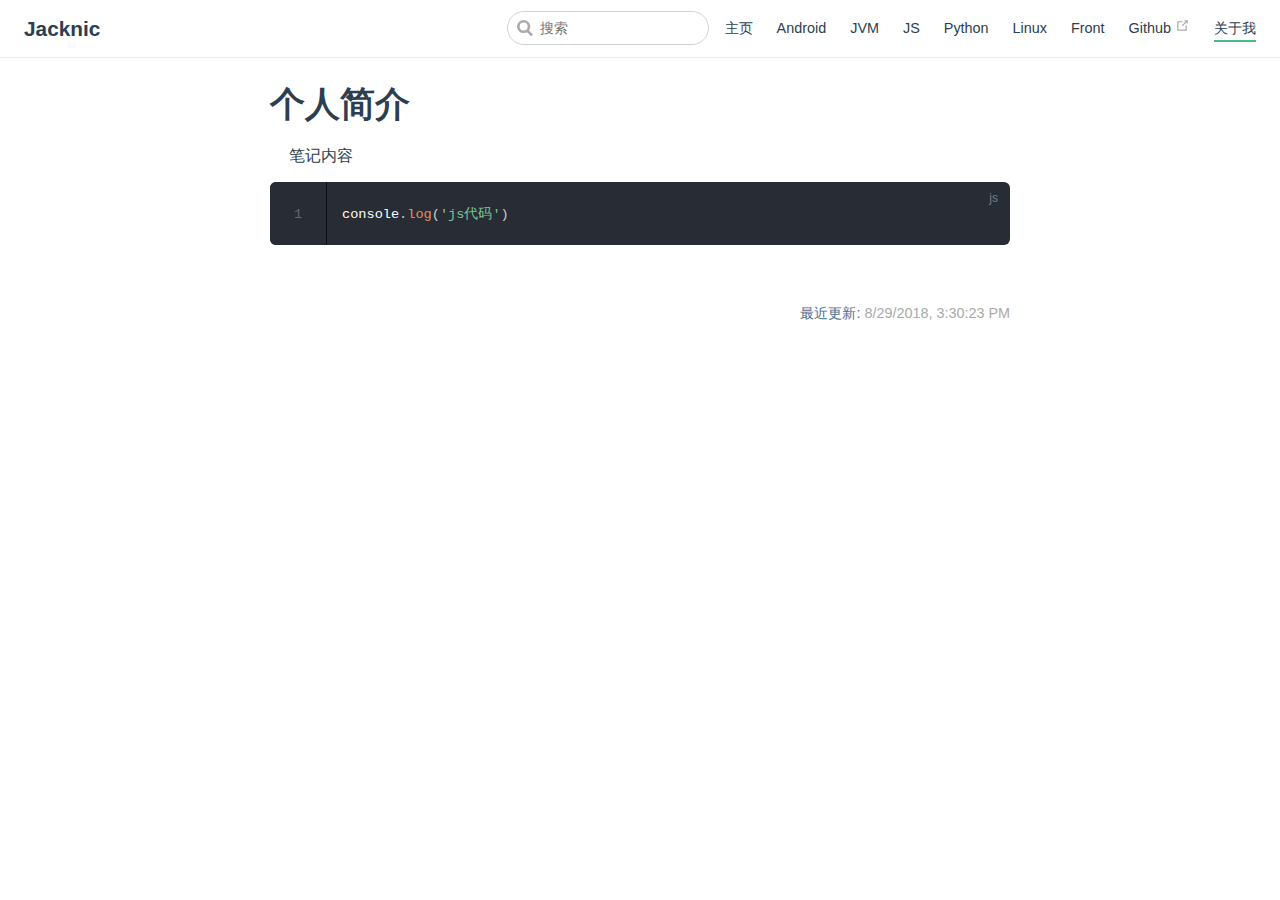
<file: about.html>
<!DOCTYPE html>
<html lang="en-US">
  <head>
    <meta charset="utf-8">
    <meta name="viewport" content="width=device-width,initial-scale=1">
    <title>个人简介 | Jacknic</title>
    <meta name="description" content="Jacknic的博客">
    <link rel="icon" href="/img/logo.ico">
  <link rel="manifest" href="/manifest.json">
    
    <link rel="preload" href="/assets/css/0.styles.67280263.css" as="style"><link rel="preload" href="/assets/js/app.bf53e3a5.js" as="script"><link rel="preload" href="/assets/js/10.69c691a1.js" as="script"><link rel="prefetch" href="/assets/js/11.82513ed7.js"><link rel="prefetch" href="/assets/js/2.e75b05b6.js"><link rel="prefetch" href="/assets/js/3.c3ded662.js"><link rel="prefetch" href="/assets/js/4.45f704aa.js"><link rel="prefetch" href="/assets/js/5.962ff744.js"><link rel="prefetch" href="/assets/js/6.9bdaa217.js"><link rel="prefetch" href="/assets/js/7.0275bf00.js"><link rel="prefetch" href="/assets/js/8.493d7e8e.js"><link rel="prefetch" href="/assets/js/9.fb853249.js">
    <link rel="stylesheet" href="/assets/css/0.styles.67280263.css">
  </head>
  <body>
    <div id="app" data-server-rendered="true"><div class="theme-container no-sidebar"><header class="navbar"><div class="sidebar-button"><svg xmlns="http://www.w3.org/2000/svg" aria-hidden="true" role="img" viewBox="0 0 448 512" class="icon"><path fill="currentColor" d="M436 124H12c-6.627 0-12-5.373-12-12V80c0-6.627 5.373-12 12-12h424c6.627 0 12 5.373 12 12v32c0 6.627-5.373 12-12 12zm0 160H12c-6.627 0-12-5.373-12-12v-32c0-6.627 5.373-12 12-12h424c6.627 0 12 5.373 12 12v32c0 6.627-5.373 12-12 12zm0 160H12c-6.627 0-12-5.373-12-12v-32c0-6.627 5.373-12 12-12h424c6.627 0 12 5.373 12 12v32c0 6.627-5.373 12-12 12z"></path></svg></div> <a href="/" class="home-link router-link-active"><!----> <span class="site-name">Jacknic</span></a> <div class="links" style="max-width:nullpx;"><div class="search-box"><input aria-label="Search" autocomplete="off" spellcheck="false" placeholder="搜索" value=""> <!----></div> <nav class="nav-links can-hide"><div class="nav-item"><a href="/" class="nav-link">主页</a></div><div class="nav-item"><a href="/Android/" class="nav-link">Android</a></div><div class="nav-item"><a href="/JVM/" class="nav-link">JVM</a></div><div class="nav-item"><a href="/JS/" class="nav-link">JS</a></div><div class="nav-item"><a href="/Python/" class="nav-link">Python</a></div><div class="nav-item"><a href="/Linux/" class="nav-link">Linux</a></div><div class="nav-item"><a href="/Front/" class="nav-link">Front</a></div><div class="nav-item"><a href="https://github.com/Jacknic" target="_blank" rel="noopener noreferrer" class="nav-link external">
  Github
  <svg xmlns="http://www.w3.org/2000/svg" aria-hidden="true" x="0px" y="0px" viewBox="0 0 100 100" width="15" height="15" class="icon outbound"><path fill="currentColor" d="M18.8,85.1h56l0,0c2.2,0,4-1.8,4-4v-32h-8v28h-48v-48h28v-8h-32l0,0c-2.2,0-4,1.8-4,4v56C14.8,83.3,16.6,85.1,18.8,85.1z"></path> <polygon fill="currentColor" points="45.7,48.7 51.3,54.3 77.2,28.5 77.2,37.2 85.2,37.2 85.2,14.9 62.8,14.9 62.8,22.9 71.5,22.9"></polygon></svg></a></div><div class="nav-item"><a href="/about.html" class="nav-link router-link-exact-active router-link-active">关于我</a></div> <!----></nav></div></header> <div class="sidebar-mask"></div> <div class="sidebar"><nav class="nav-links"><div class="nav-item"><a href="/" class="nav-link">主页</a></div><div class="nav-item"><a href="/Android/" class="nav-link">Android</a></div><div class="nav-item"><a href="/JVM/" class="nav-link">JVM</a></div><div class="nav-item"><a href="/JS/" class="nav-link">JS</a></div><div class="nav-item"><a href="/Python/" class="nav-link">Python</a></div><div class="nav-item"><a href="/Linux/" class="nav-link">Linux</a></div><div class="nav-item"><a href="/Front/" class="nav-link">Front</a></div><div class="nav-item"><a href="https://github.com/Jacknic" target="_blank" rel="noopener noreferrer" class="nav-link external">
  Github
  <svg xmlns="http://www.w3.org/2000/svg" aria-hidden="true" x="0px" y="0px" viewBox="0 0 100 100" width="15" height="15" class="icon outbound"><path fill="currentColor" d="M18.8,85.1h56l0,0c2.2,0,4-1.8,4-4v-32h-8v28h-48v-48h28v-8h-32l0,0c-2.2,0-4,1.8-4,4v56C14.8,83.3,16.6,85.1,18.8,85.1z"></path> <polygon fill="currentColor" points="45.7,48.7 51.3,54.3 77.2,28.5 77.2,37.2 85.2,37.2 85.2,14.9 62.8,14.9 62.8,22.9 71.5,22.9"></polygon></svg></a></div><div class="nav-item"><a href="/about.html" class="nav-link router-link-exact-active router-link-active">关于我</a></div> <!----></nav>  <ul class="sidebar-links"><li><a href="/" class="sidebar-link">主页</a></li></ul> </div> <div class="page"> <div class="content"><h1 id="个人简介"><a href="#个人简介" aria-hidden="true" class="header-anchor">#</a> 个人简介</h1> <ul><li>笔记内容</li></ul> <div class="language-js line-numbers-mode"><pre class="language-js"><code>console<span class="token punctuation">.</span><span class="token function">log</span><span class="token punctuation">(</span><span class="token string">'js代码'</span><span class="token punctuation">)</span>
</code></pre> <div class="line-numbers-wrapper"><span class="line-number">1</span><br></div></div></div> <div class="page-edit"><!----> <div class="last-updated"><span class="prefix">最近更新: </span> <span class="time">2018-8-29 15:30:23</span></div></div> <!----> </div> <!----></div></div>
    <script src="/assets/js/app.bf53e3a5.js" defer></script><script src="/assets/js/10.69c691a1.js" defer></script>
  </body>
</html>
</file>
<file: assets/css/0.styles.67280263.css>
.home{padding:3.6rem 2rem 0;max-width:960px;margin:0 auto}.home .hero{text-align:center}.home .hero img{max-height:280px;display:block;margin:3rem auto 1.5rem}.home .hero h1{font-size:3rem}.home .hero .action,.home .hero .description,.home .hero h1{margin:1.8rem auto}.home .hero .description{max-width:35rem;font-size:1.6rem;line-height:1.3;color:#6a8bad}.home .hero .action-button{display:inline-block;font-size:1.2rem;color:#fff;background-color:#3eaf7c;padding:.8rem 1.6rem;border-radius:4px;transition:background-color .1s ease;box-sizing:border-box;border-bottom:1px solid #389d70}.home .hero .action-button:hover{background-color:#4abf8a}.home .features{border-top:1px solid #eaecef;padding:1.2rem 0;margin-top:2.5rem;display:flex;flex-wrap:wrap;align-items:flex-start;align-content:stretch;justify-content:space-between}.home .feature{flex-grow:1;flex-basis:30%;max-width:30%}.home .feature h2{font-size:1.4rem;font-weight:500;border-bottom:none;padding-bottom:0;color:#3a5169}.home .feature p{color:#4e6e8e}.home .footer{padding:2.5rem;border-top:1px solid #eaecef;text-align:center;color:#4e6e8e}@media (max-width:719px){.home .features{flex-direction:column}.home .feature{max-width:100%;padding:0 2.5rem}}@media (max-width:419px){.home{padding-left:1.5rem;padding-right:1.5rem}.home .hero img{max-height:210px;margin:2rem auto 1.2rem}.home .hero h1{font-size:2rem}.home .hero .action,.home .hero .description,.home .hero h1{margin:1.2rem auto}.home .hero .description{font-size:1.2rem}.home .hero .action-button{font-size:1rem;padding:.6rem 1.2rem}.home .feature h2{font-size:1.25rem}}.badge[data-v-099ab69c]{display:inline-block;font-size:14px;height:18px;line-height:18px;border-radius:3px;padding:0 6px;color:#fff;margin-right:5px;background-color:#42b983}.badge.middle[data-v-099ab69c]{vertical-align:middle}.badge.top[data-v-099ab69c]{vertical-align:top}.badge.green[data-v-099ab69c],.badge.tip[data-v-099ab69c]{background-color:#42b983}.badge.error[data-v-099ab69c]{background-color:#da5961}.badge.warn[data-v-099ab69c],.badge.warning[data-v-099ab69c],.badge.yellow[data-v-099ab69c]{background-color:#e7c000}.search-box{display:inline-block;position:relative;margin-right:1rem}.search-box input{cursor:text;width:10rem;color:#4e6e8e;display:inline-block;border:1px solid #cfd4db;border-radius:2rem;font-size:.9rem;line-height:2rem;padding:0 .5rem 0 2rem;outline:none;transition:all .2s ease;background:#fff url(/assets/img/search.83621669.svg) .6rem .5rem no-repeat;background-size:1rem}.search-box input:focus{cursor:auto;border-color:#3eaf7c}.search-box .suggestions{background:#fff;width:20rem;position:absolute;top:1.5rem;border:1px solid #cfd4db;border-radius:6px;padding:.4rem;list-style-type:none}.search-box .suggestions.align-right{right:0}.search-box .suggestion{line-height:1.4;padding:.4rem .6rem;border-radius:4px;cursor:pointer}.search-box .suggestion a{white-space:normal;color:#5d82a6}.search-box .suggestion a .page-title{font-weight:600}.search-box .suggestion a .header{font-size:.9em;margin-left:.25em}.search-box .suggestion.focused{background-color:#f3f4f5}.search-box .suggestion.focused a{color:#3eaf7c}@media (max-width:959px){.search-box input{cursor:pointer;width:0;border-color:transparent;position:relative}.search-box input:focus{cursor:text;left:0;width:10rem}}@media (max-width:959px) and (min-width:719px){.search-box .suggestions{left:0}}@media (max-width:719px){.search-box{margin-right:0}.search-box input{left:1rem}.search-box .suggestions{right:0}}@media (max-width:419px){.search-box .suggestions{width:calc(100vw - 4rem)}.search-box input:focus{width:8rem}}.dropdown-enter,.dropdown-leave-to{height:0!important}.dropdown-wrapper{cursor:pointer}.dropdown-wrapper .dropdown-title{display:block}.dropdown-wrapper .dropdown-title:hover{border-color:transparent}.dropdown-wrapper .dropdown-title .arrow{vertical-align:middle;margin-top:-1px;margin-left:.4rem}.dropdown-wrapper .nav-dropdown .dropdown-item{color:inherit;line-height:1.7rem}.dropdown-wrapper .nav-dropdown .dropdown-item h4{margin:.45rem 0 0;border-top:1px solid #eee;padding:.45rem 1.5rem 0 1.25rem}.dropdown-wrapper .nav-dropdown .dropdown-item .dropdown-subitem-wrapper{padding:0;list-style:none}.dropdown-wrapper .nav-dropdown .dropdown-item .dropdown-subitem-wrapper .dropdown-subitem{font-size:.9em}.dropdown-wrapper .nav-dropdown .dropdown-item a{display:block;line-height:1.7rem;position:relative;border-bottom:none;font-weight:400;margin-bottom:0;padding:0 1.5rem 0 1.25rem}.dropdown-wrapper .nav-dropdown .dropdown-item a.router-link-active,.dropdown-wrapper .nav-dropdown .dropdown-item a:hover{color:#3eaf7c}.dropdown-wrapper .nav-dropdown .dropdown-item a.router-link-active:after{content:"";width:0;height:0;border-left:5px solid #3eaf7c;border-top:3px solid transparent;border-bottom:3px solid transparent;position:absolute;top:calc(50% - 2px);left:9px}.dropdown-wrapper .nav-dropdown .dropdown-item:first-child h4{margin-top:0;padding-top:0;border-top:0}@media (max-width:719px){.dropdown-wrapper.open .dropdown-title{margin-bottom:.5rem}.dropdown-wrapper .nav-dropdown{transition:height .1s ease-out;overflow:hidden}.dropdown-wrapper .nav-dropdown .dropdown-item h4{border-top:0;margin-top:0;padding-top:0}.dropdown-wrapper .nav-dropdown .dropdown-item>a,.dropdown-wrapper .nav-dropdown .dropdown-item h4{font-size:15px;line-height:2rem}.dropdown-wrapper .nav-dropdown .dropdown-item .dropdown-subitem{font-size:14px;padding-left:1rem}}@media (min-width:719px){.dropdown-wrapper{height:1.8rem}.dropdown-wrapper:hover .nav-dropdown{display:block!important}.dropdown-wrapper .dropdown-title .arrow{border-left:4px solid transparent;border-right:4px solid transparent;border-top:6px solid #ccc;border-bottom:0}.dropdown-wrapper .nav-dropdown{display:none;height:auto!important;box-sizing:border-box;max-height:calc(100vh - 2.7rem);overflow-y:auto;position:absolute;top:100%;right:0;background-color:#fff;padding:.6rem 0;border:1px solid #ddd;border-bottom-color:#ccc;text-align:left;border-radius:.25rem;white-space:nowrap;margin:0}}.nav-links{display:inline-block}.nav-links a{line-height:1.4rem;color:inherit}.nav-links a.router-link-active,.nav-links a:hover{color:#3eaf7c}.nav-links .nav-item{position:relative;display:inline-block;margin-left:1.5rem;line-height:2rem}.nav-links .nav-item:first-child{margin-left:0}.nav-links .repo-link{margin-left:1.5rem}@media (max-width:719px){.nav-links .nav-item,.nav-links .repo-link{margin-left:0}}@media (min-width:719px){.nav-links a.router-link-active,.nav-links a:hover{color:#2c3e50}.nav-item>a:not(.external).router-link-active,.nav-item>a:not(.external):hover{margin-bottom:-2px;border-bottom:2px solid #46bd87}}.navbar{padding:.7rem 1.5rem;line-height:2.2rem;position:relative}.navbar a,.navbar img,.navbar span{display:inline-block}.navbar .logo{height:2.2rem;min-width:2.2rem;margin-right:.8rem;vertical-align:top}.navbar .site-name{font-size:1.3rem;font-weight:600;color:#2c3e50;position:relative}.navbar .links{padding-left:1.5rem;box-sizing:border-box;background-color:#fff;white-space:nowrap;font-size:.9rem;position:absolute;right:1.5rem;top:.7rem;display:flex}.navbar .links .search-box{flex:0 0 auto;vertical-align:top}.navbar .links .nav-links{flex:1}@media (max-width:719px){.navbar{padding-left:4rem}.navbar .can-hide{display:none}.navbar .links{padding-left:1.5rem}}.page-edit,.page-nav{max-width:740px;margin:0 auto;padding:2rem 2.5rem}@media (max-width:959px){.page-edit,.page-nav{padding:2rem}}@media (max-width:419px){.page-edit,.page-nav{padding:1.5rem}}.page{padding-bottom:2rem}.page-edit{padding-top:1rem;padding-bottom:1rem;overflow:auto}.page-edit .edit-link{display:inline-block}.page-edit .edit-link a{color:#4e6e8e;margin-right:.25rem}.page-edit .last-updated{float:right;font-size:.9em}.page-edit .last-updated .prefix{font-weight:500;color:#4e6e8e}.page-edit .last-updated .time{font-weight:400;color:#aaa}.page-nav{padding-top:1rem;padding-bottom:0}.page-nav .inner{min-height:2rem;margin-top:0;border-top:1px solid #eaecef;padding-top:1rem;overflow:auto}.page-nav .next{float:right}@media (max-width:719px){.page-edit .edit-link{margin-bottom:.5rem}.page-edit .last-updated{font-size:.8em;float:none;text-align:left}}.sidebar-button{display:none;width:1.25rem;height:1.25rem;position:absolute;padding:.6rem;top:.6rem;left:1rem}.sidebar-button .icon{display:block;width:1.25rem;height:1.25rem}@media (max-width:719px){.sidebar-button{display:block}}.sidebar-group:not(.first){margin-top:1em}.sidebar-group .sidebar-group{padding-left:.5em}.sidebar-group:not(.collapsable) .sidebar-heading{cursor:auto;color:inherit}.sidebar-heading{color:#999;transition:color .15s ease;cursor:pointer;font-size:1.1em;font-weight:700;padding:0 1.5rem;margin-top:0;margin-bottom:.5rem}.sidebar-heading.open,.sidebar-heading:hover{color:inherit}.sidebar-heading .arrow{position:relative;top:-.12em;left:.5em}.sidebar-heading:.open .arrow{top:-.18em}.sidebar-group-items{transition:height .1s ease-out;overflow:hidden}.sidebar ul{padding:0;margin:0;list-style-type:none}.sidebar a{display:inline-block}.sidebar .nav-links{display:none;border-bottom:1px solid #eaecef;padding:.5rem 0 .75rem 0}.sidebar .nav-links a{font-weight:600}.sidebar .nav-links .nav-item,.sidebar .nav-links .repo-link{display:block;line-height:1.25rem;font-size:1.1em;padding:.5rem 0 .5rem 1.5rem}.sidebar .sidebar-links{padding:1.5rem 0}@media (max-width:719px){.sidebar .nav-links{display:block}.sidebar .nav-links .dropdown-wrapper .nav-dropdown .dropdown-item a.router-link-active:after{top:calc(1rem - 2px)}.sidebar .sidebar-links{padding:1rem 0}}.sw-update-popup{position:fixed;right:1em;bottom:1em;padding:1em;border:1px solid #3eaf7c;border-radius:3px;background:#fff;box-shadow:0 4px 16px rgba(0,0,0,.5);text-align:center}.sw-update-popup button{margin-top:.5em;padding:.25em 2em}.sw-update-popup-enter-active,.sw-update-popup-leave-active{transition:opacity .3s,transform .3s}.sw-update-popup-enter,.sw-update-popup-leave-to{opacity:0;transform:translateY(50%) scale(.5)}code[class*=language-],pre[class*=language-]{color:#ccc;background:none;font-family:Consolas,Monaco,Andale Mono,Ubuntu Mono,monospace;font-size:1em;text-align:left;white-space:pre;word-spacing:normal;word-break:normal;word-wrap:normal;line-height:1.5;tab-size:4;hyphens:none}pre[class*=language-]{padding:1em;margin:.5em 0;overflow:auto}:not(pre)>code[class*=language-],pre[class*=language-]{background:#2d2d2d}:not(pre)>code[class*=language-]{padding:.1em;border-radius:.3em;white-space:normal}.token.block-comment,.token.cdata,.token.comment,.token.doctype,.token.prolog{color:#999}.token.punctuation{color:#ccc}.token.attr-name,.token.deleted,.token.namespace,.token.tag{color:#e2777a}.token.function-name{color:#6196cc}.token.boolean,.token.function,.token.number{color:#f08d49}.token.class-name,.token.constant,.token.property,.token.symbol{color:#f8c555}.token.atrule,.token.builtin,.token.important,.token.keyword,.token.selector{color:#cc99cd}.token.attr-value,.token.char,.token.regex,.token.string,.token.variable{color:#7ec699}.token.entity,.token.operator,.token.url{color:#67cdcc}.token.bold,.token.important{font-weight:700}.token.italic{font-style:italic}.token.entity{cursor:help}.token.inserted{color:green}#nprogress{pointer-events:none}#nprogress .bar{background:#3eaf7c;position:fixed;z-index:1031;top:0;left:0;width:100%;height:2px}#nprogress .peg{display:block;position:absolute;right:0;width:100px;height:100%;box-shadow:0 0 10px #3eaf7c,0 0 5px #3eaf7c;opacity:1;transform:rotate(3deg) translateY(-4px)}#nprogress .spinner{display:block;position:fixed;z-index:1031;top:15px;right:15px}#nprogress .spinner-icon{width:18px;height:18px;box-sizing:border-box;border:2px solid transparent;border-top-color:#3eaf7c;border-left-color:#3eaf7c;border-radius:50%;animation:nprogress-spinner .4s linear infinite}.nprogress-custom-parent{overflow:hidden;position:relative}.nprogress-custom-parent #nprogress .bar,.nprogress-custom-parent #nprogress .spinner{position:absolute}@keyframes nprogress-spinner{0%{transform:rotate(0deg)}to{transform:rotate(1turn)}}.content code{color:#476582;padding:.25rem .5rem;margin:0;font-size:.85em;background-color:rgba(27,31,35,.05);border-radius:3px}.content pre,.content pre[class*=language-]{line-height:1.4;padding:1.25rem 1.5rem;margin:.85rem 0;background-color:#282c34;border-radius:6px;overflow:auto}.content pre[class*=language-] code,.content pre code{color:#fff;padding:0;background-color:transparent;border-radius:0}div[class*=language-]{position:relative;background-color:#282c34;border-radius:6px}div[class*=language-] .highlight-lines{user-select:none;padding-top:1.3rem;position:absolute;top:0;left:0;width:100%;line-height:1.4}div[class*=language-] .highlight-lines .highlighted{background-color:rgba(0,0,0,.66)}div[class*=language-] pre,div[class*=language-] pre[class*=language-]{background:transparent;position:relative;z-index:1}div[class*=language-]:before{position:absolute;z-index:3;top:.8em;right:1em;font-size:.75rem;color:hsla(0,0%,100%,.4)}div[class*=language-]:not(.line-numbers-mode) .line-numbers-wrapper{display:none}div[class*=language-].line-numbers-mode .highlight-lines .highlighted{position:relative}div[class*=language-].line-numbers-mode .highlight-lines .highlighted:before{content:" ";position:absolute;z-index:3;left:0;top:0;display:block;width:3.5rem;height:100%;background-color:rgba(0,0,0,.66)}div[class*=language-].line-numbers-mode pre{padding-left:4.5rem;vertical-align:middle}div[class*=language-].line-numbers-mode .line-numbers-wrapper{position:absolute;top:0;width:3.5rem;text-align:center;color:hsla(0,0%,100%,.3);padding:1.25rem 0;line-height:1.4}div[class*=language-].line-numbers-mode .line-numbers-wrapper br{user-select:none}div[class*=language-].line-numbers-mode .line-numbers-wrapper .line-number{position:relative;z-index:4;user-select:none;font-size:.85em}div[class*=language-].line-numbers-mode:after{content:"";position:absolute;z-index:2;top:0;left:0;width:3.5rem;height:100%;border-radius:6px 0 0 6px;border-right:1px solid rgba(0,0,0,.66);background-color:#282c34}div[class~=language-js]:before{content:"js"}div[class~=language-ts]:before{content:"ts"}div[class~=language-html]:before{content:"html"}div[class~=language-md]:before{content:"md"}div[class~=language-vue]:before{content:"vue"}div[class~=language-css]:before{content:"css"}div[class~=language-sass]:before{content:"sass"}div[class~=language-scss]:before{content:"scss"}div[class~=language-less]:before{content:"less"}div[class~=language-stylus]:before{content:"stylus"}div[class~=language-go]:before{content:"go"}div[class~=language-java]:before{content:"java"}div[class~=language-c]:before{content:"c"}div[class~=language-sh]:before{content:"sh"}div[class~=language-yaml]:before{content:"yaml"}div[class~=language-py]:before{content:"py"}div[class~=language-javascript]:before{content:"js"}div[class~=language-typescript]:before{content:"ts"}div[class~=language-markup]:before{content:"html"}div[class~=language-markdown]:before{content:"md"}div[class~=language-json]:before{content:"json"}div[class~=language-ruby]:before{content:"rb"}div[class~=language-python]:before{content:"py"}div[class~=language-bash]:before{content:"sh"}.custom-block .custom-block-title{font-weight:600;margin-bottom:-.4rem}.custom-block.danger,.custom-block.tip,.custom-block.warning{padding:.1rem 1.5rem;border-left-width:.5rem;border-left-style:solid;margin:1rem 0}.custom-block.tip{background-color:#f3f5f7;border-color:#42b983}.custom-block.warning{background-color:rgba(255,229,100,.3);border-color:#e7c000;color:#6b5900}.custom-block.warning .custom-block-title{color:#b29400}.custom-block.warning a{color:#2c3e50}.custom-block.danger{background-color:#ffe6e6;border-color:#c00;color:#4d0000}.custom-block.danger .custom-block-title{color:#900}.custom-block.danger a{color:#2c3e50}.arrow{display:inline-block;width:0;height:0}.arrow.up{border-bottom:6px solid #ccc}.arrow.down,.arrow.up{border-left:4px solid transparent;border-right:4px solid transparent}.arrow.down{border-top:6px solid #ccc}.arrow.right{border-left:6px solid #ccc}.arrow.left,.arrow.right{border-top:4px solid transparent;border-bottom:4px solid transparent}.arrow.left{border-right:6px solid #ccc}.content:not(.custom){max-width:740px;margin:0 auto;padding:2rem 2.5rem}@media (max-width:959px){.content:not(.custom){padding:2rem}}@media (max-width:419px){.content:not(.custom){padding:1.5rem}}.table-of-contents .badge{vertical-align:middle}a,abbr,acronym,address,applet,article,aside,audio,b,big,blockquote,body,canvas,caption,center,cite,code,dd,del,details,dfn,div,dl,dt,em,embed,fieldset,figcaption,figure,footer,form,h1,h2,h3,h4,h5,h6,header,hgroup,html,i,iframe,img,ins,kbd,label,legend,li,mark,menu,nav,object,ol,output,p,pre,q,ruby,s,samp,section,small,span,strike,strong,sub,summary,sup,table,tbody,td,tfoot,th,thead,time,tr,tt,u,ul,var,video{margin:0;padding:0;border:0;font-size:100%;font:inherit;vertical-align:baseline}article,aside,details,figcaption,figure,footer,header,hgroup,menu,nav,section{display:block}body{line-height:1}ol,ul{list-style:none}blockquote,q{quotes:none}blockquote:after,blockquote:before,q:after,q:before{content:"";content:none}table{border-spacing:0}body,html{padding:0;margin:0}body{font-family:-apple-system,BlinkMacSystemFont,PingFang SC,Microsoft YaHei,Helvetica,Helvetica Neue,Tahoma,Arial,sans-serif;-webkit-font-smoothing:antialiased;-moz-osx-font-smoothing:grayscale;font-size:16px;color:#2c3e50}.page{padding-left:20rem}.navbar{z-index:20;right:0;height:3.6rem;background-color:#fff;box-sizing:border-box;border-bottom:1px solid #eaecef}.navbar,.sidebar-mask{position:fixed;top:0;left:0}.sidebar-mask{z-index:9;width:100vw;height:100vh;display:none}.sidebar{font-size:15px;background-color:#fff;width:20rem;position:fixed;z-index:10;margin:0;top:3.6rem;left:0;bottom:0;box-sizing:border-box;border-right:1px solid #eaecef;overflow-y:auto}.content:not(.custom)>:first-child{margin-top:3.6rem}.content:not(.custom) a:hover{text-decoration:underline}.content:not(.custom) p.demo{padding:1rem 1.5rem;border:1px solid #ddd;border-radius:4px}.content:not(.custom) img{max-width:100%}.content.custom{padding:0;margin:0}.content.custom img{max-width:100%}a{font-weight:500;text-decoration:none}a,p a code{color:#3eaf7c}p a code{font-weight:400}kbd{background:#eee;border:.15rem solid #ddd;border-bottom:.25rem solid #ddd;border-radius:.15rem;padding:0 .15em}blockquote{font-size:1.2rem;color:#999;border-left:.25rem solid #dfe2e5;margin-left:0;padding-left:1rem}ol,ul{padding-left:1.2em}strong{font-weight:600}h1,h2,h3,h4,h5,h6{font-weight:600;line-height:1.25}.content:not(.custom)>h1,.content:not(.custom)>h2,.content:not(.custom)>h3,.content:not(.custom)>h4,.content:not(.custom)>h5,.content:not(.custom)>h6{margin-top:-3.1rem;padding-top:4.6rem;margin-bottom:0}.content:not(.custom)>h1:first-child,.content:not(.custom)>h2:first-child,.content:not(.custom)>h3:first-child,.content:not(.custom)>h4:first-child,.content:not(.custom)>h5:first-child,.content:not(.custom)>h6:first-child{margin-top:-1.5rem;margin-bottom:1rem}.content:not(.custom)>h1:first-child+.custom-block,.content:not(.custom)>h1:first-child+p,.content:not(.custom)>h1:first-child+pre,.content:not(.custom)>h2:first-child+.custom-block,.content:not(.custom)>h2:first-child+p,.content:not(.custom)>h2:first-child+pre,.content:not(.custom)>h3:first-child+.custom-block,.content:not(.custom)>h3:first-child+p,.content:not(.custom)>h3:first-child+pre,.content:not(.custom)>h4:first-child+.custom-block,.content:not(.custom)>h4:first-child+p,.content:not(.custom)>h4:first-child+pre,.content:not(.custom)>h5:first-child+.custom-block,.content:not(.custom)>h5:first-child+p,.content:not(.custom)>h5:first-child+pre,.content:not(.custom)>h6:first-child+.custom-block,.content:not(.custom)>h6:first-child+p,.content:not(.custom)>h6:first-child+pre{margin-top:2rem}h1:hover .header-anchor,h2:hover .header-anchor,h3:hover .header-anchor,h4:hover .header-anchor,h5:hover .header-anchor,h6:hover .header-anchor{opacity:1}h1{font-size:2.2rem}h2{font-size:1.65rem;padding-bottom:.3rem;border-bottom:1px solid #eaecef}h3{font-size:1.35rem}a.header-anchor{font-size:.85em;float:left;margin-left:-.87em;padding-right:.23em;margin-top:.125em;opacity:0}a.header-anchor:hover{text-decoration:none}.line-number,code,kbd{font-family:source-code-pro,Menlo,Monaco,Consolas,Courier New,monospace}ol,p,ul{line-height:1.7}hr{border:0;border-top:1px solid #eaecef}table{border-collapse:collapse;margin:1rem 0;display:block;overflow-x:auto}tr{border-top:1px solid #dfe2e5}tr:nth-child(2n){background-color:#f6f8fa}td,th{border:1px solid #dfe2e5;padding:.6em 1em}.custom-layout{padding-top:3.6rem}.theme-container.sidebar-open .sidebar-mask{display:block}.theme-container.no-navbar .content:not(.custom)>h1,.theme-container.no-navbar h2,.theme-container.no-navbar h3,.theme-container.no-navbar h4,.theme-container.no-navbar h5,.theme-container.no-navbar h6{margin-top:1.5rem;padding-top:0}.theme-container.no-navbar .sidebar{top:0}.theme-container.no-navbar .custom-layout{padding-top:0}@media (min-width:720px){.theme-container.no-sidebar .sidebar{display:none}.theme-container.no-sidebar .page{padding-left:0}}@media (max-width:959px){.sidebar{font-size:15px;width:16.4rem}.page{padding-left:16.4rem}}@media (max-width:719px){.sidebar{top:0;padding-top:3.6rem;transform:translateX(-100%);transition:transform .2s ease}.page{padding-left:0}.theme-container.sidebar-open .sidebar{transform:translateX(0)}.theme-container.no-navbar .sidebar{padding-top:0}}@media (max-width:419px){h1{font-size:1.9rem}.content div[class*=language-]{margin:.85rem -1.5rem;border-radius:0}}.icon.outbound{color:#aaa;display:inline-block}.sidebar .sidebar-sub-headers{padding-left:1rem;font-size:.95em}a.sidebar-link{font-weight:400;display:inline-block;color:#2c3e50;border-left:.25rem solid transparent;padding:.35rem 1rem .35rem 1.25rem;line-height:1.4;width:100%;box-sizing:border-box}a.sidebar-link:hover{color:#3eaf7c}a.sidebar-link.active{font-weight:600;color:#3eaf7c;border-left-color:#3eaf7c}.sidebar-group a.sidebar-link{padding-left:2rem}.sidebar-sub-headers a.sidebar-link{padding-top:.25rem;padding-bottom:.25rem;border-left:none}.sidebar-sub-headers a.sidebar-link.active{font-weight:500}
</file>
